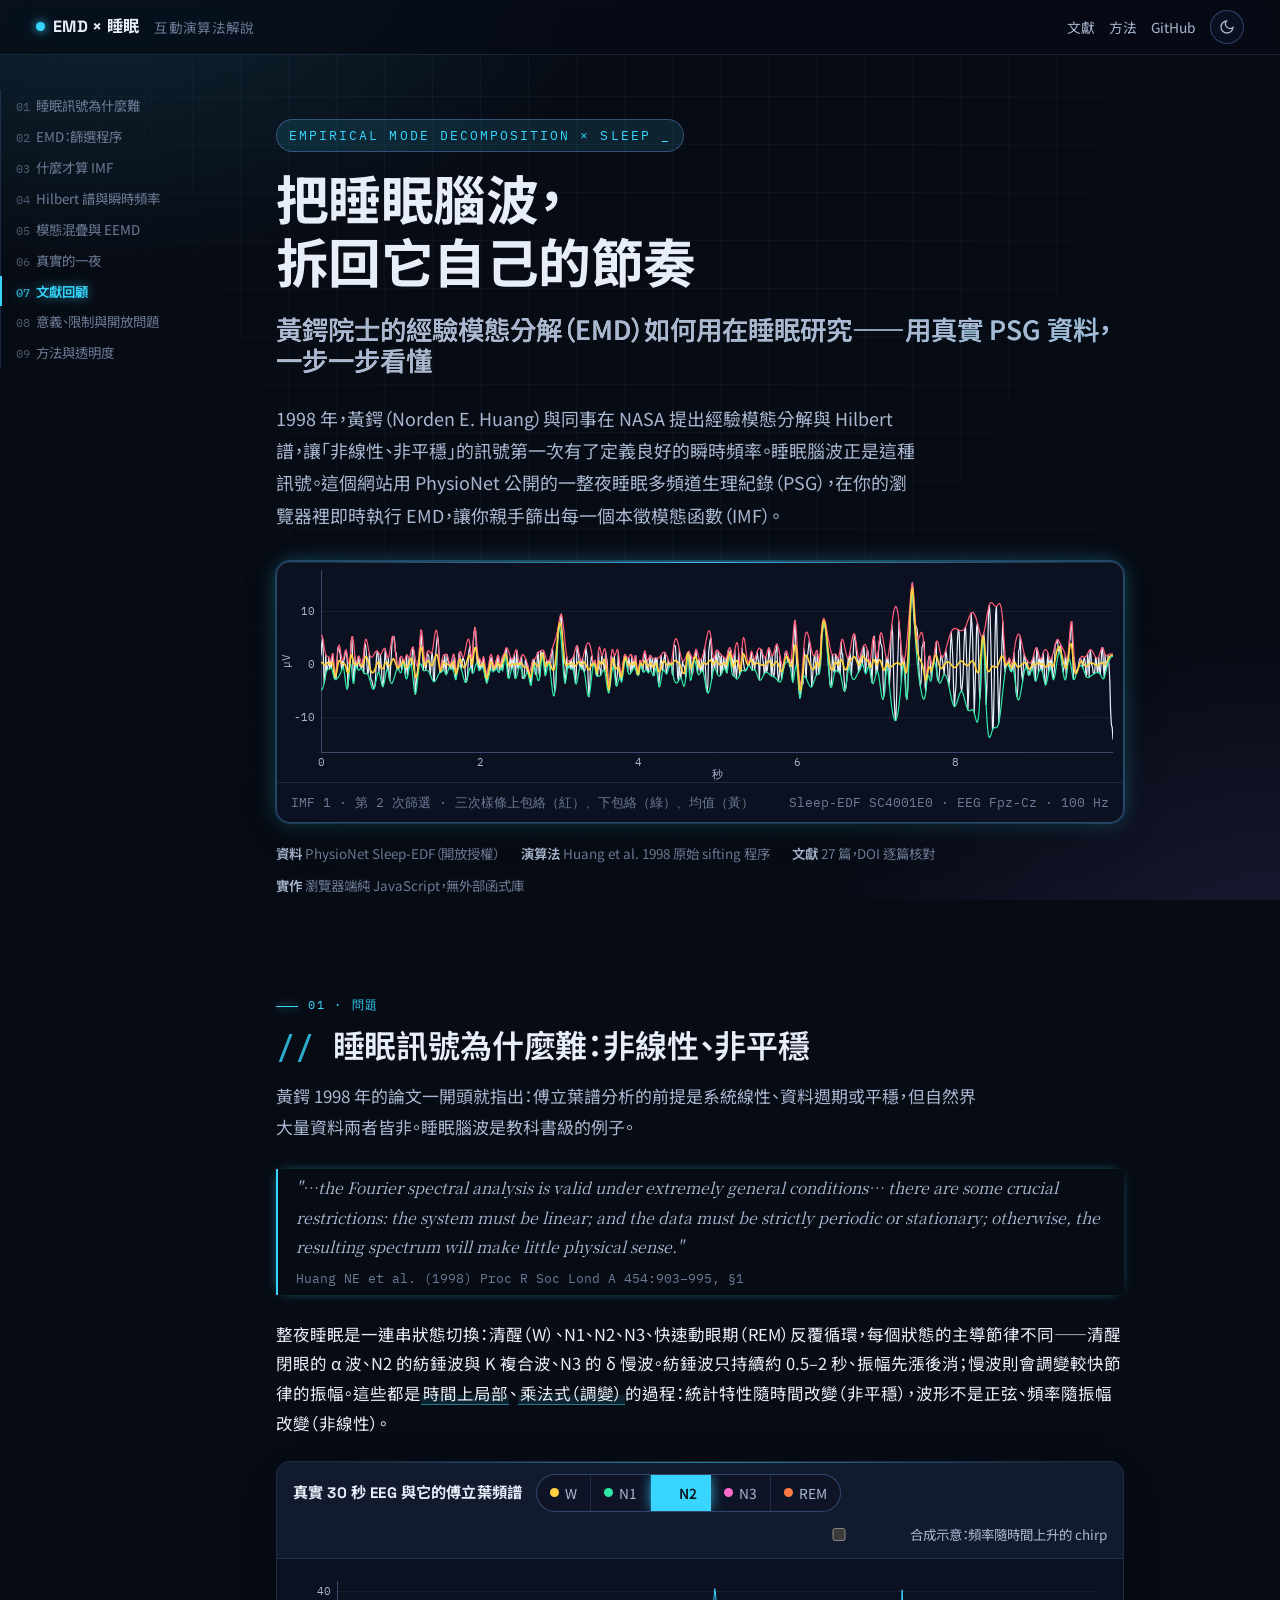
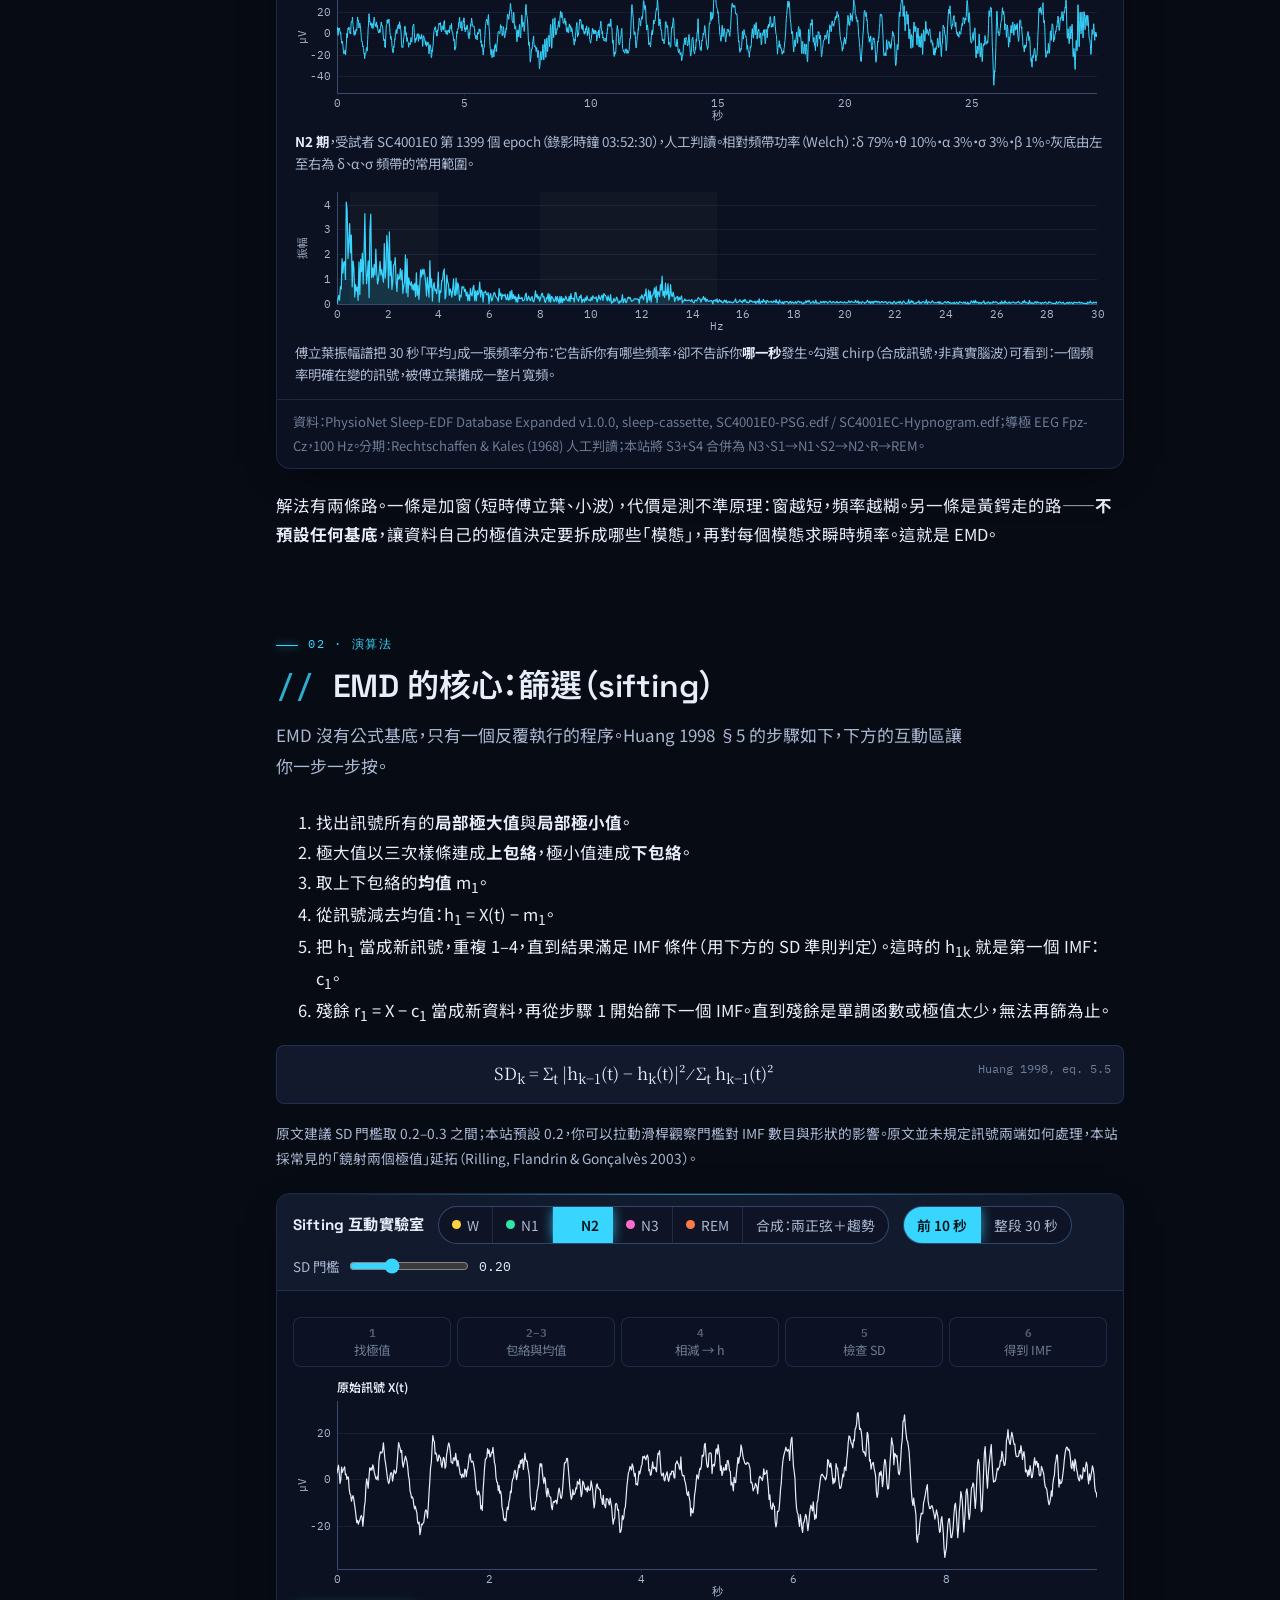
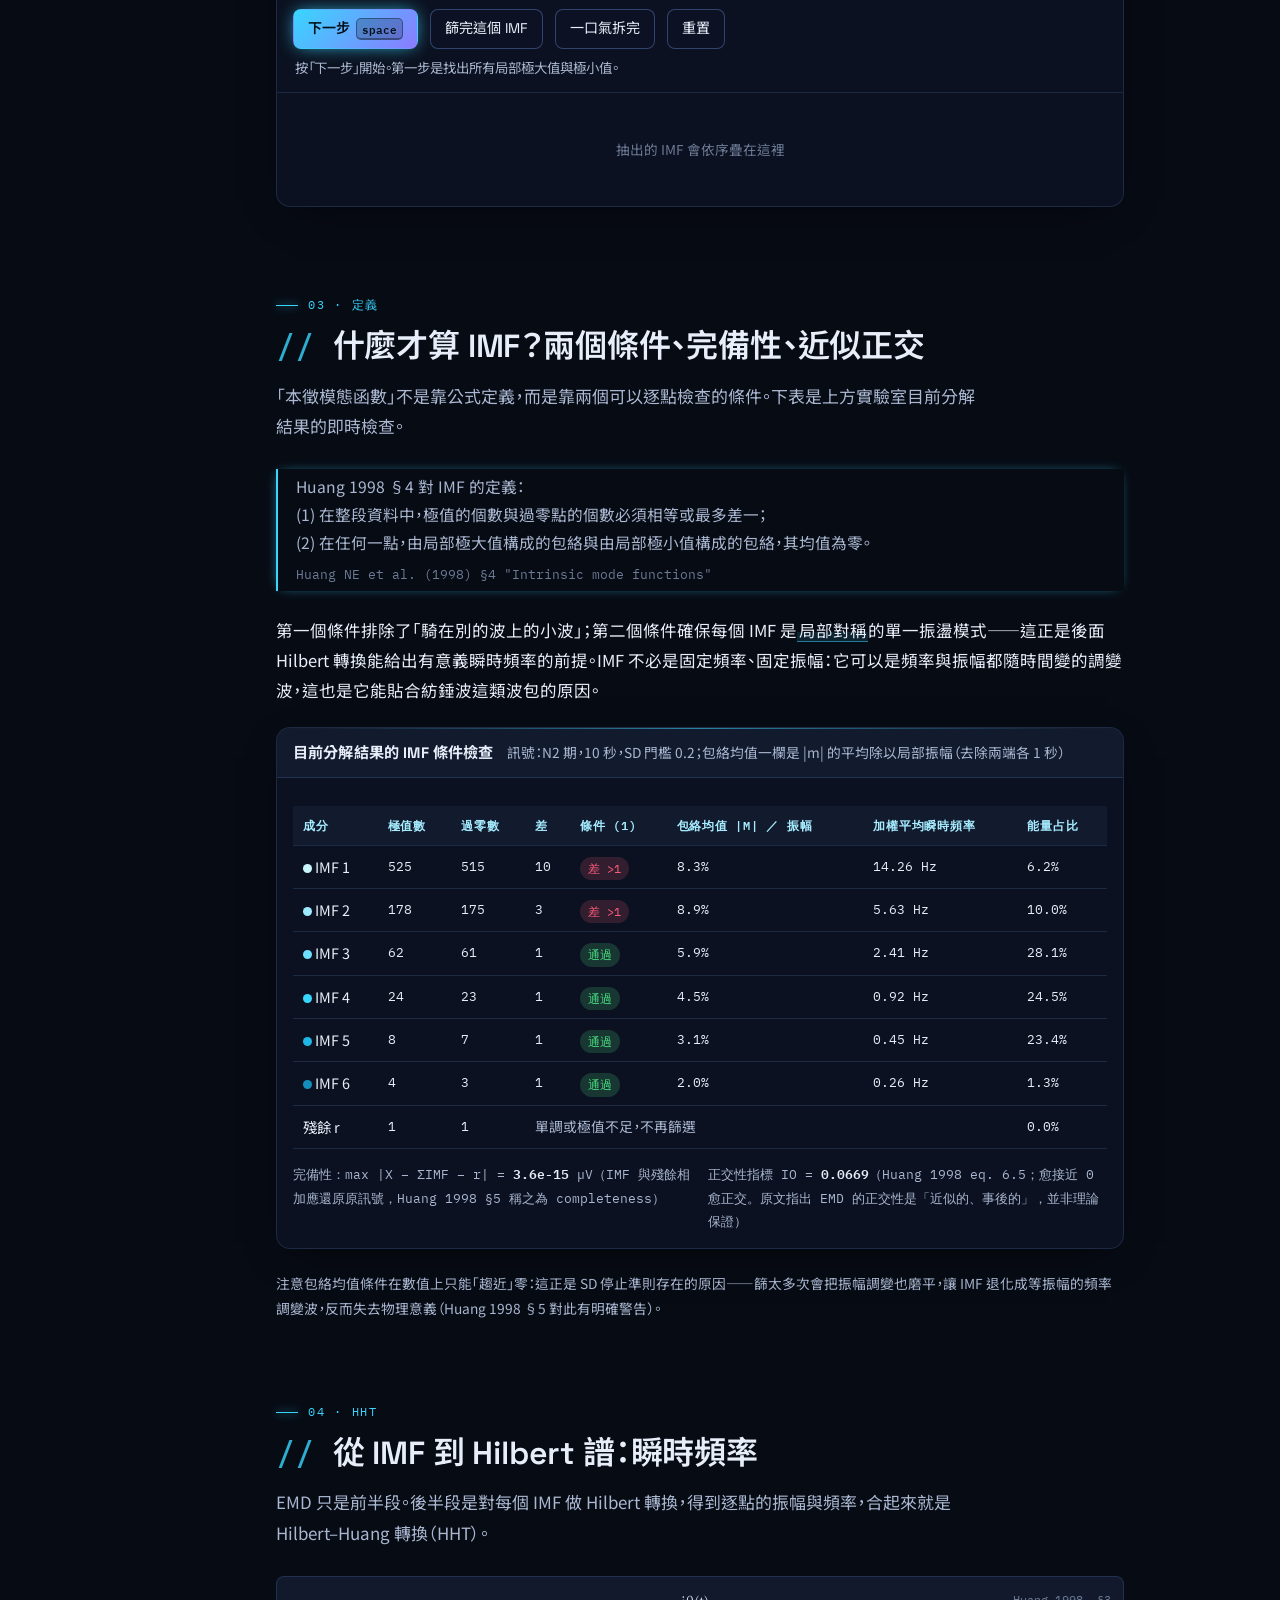
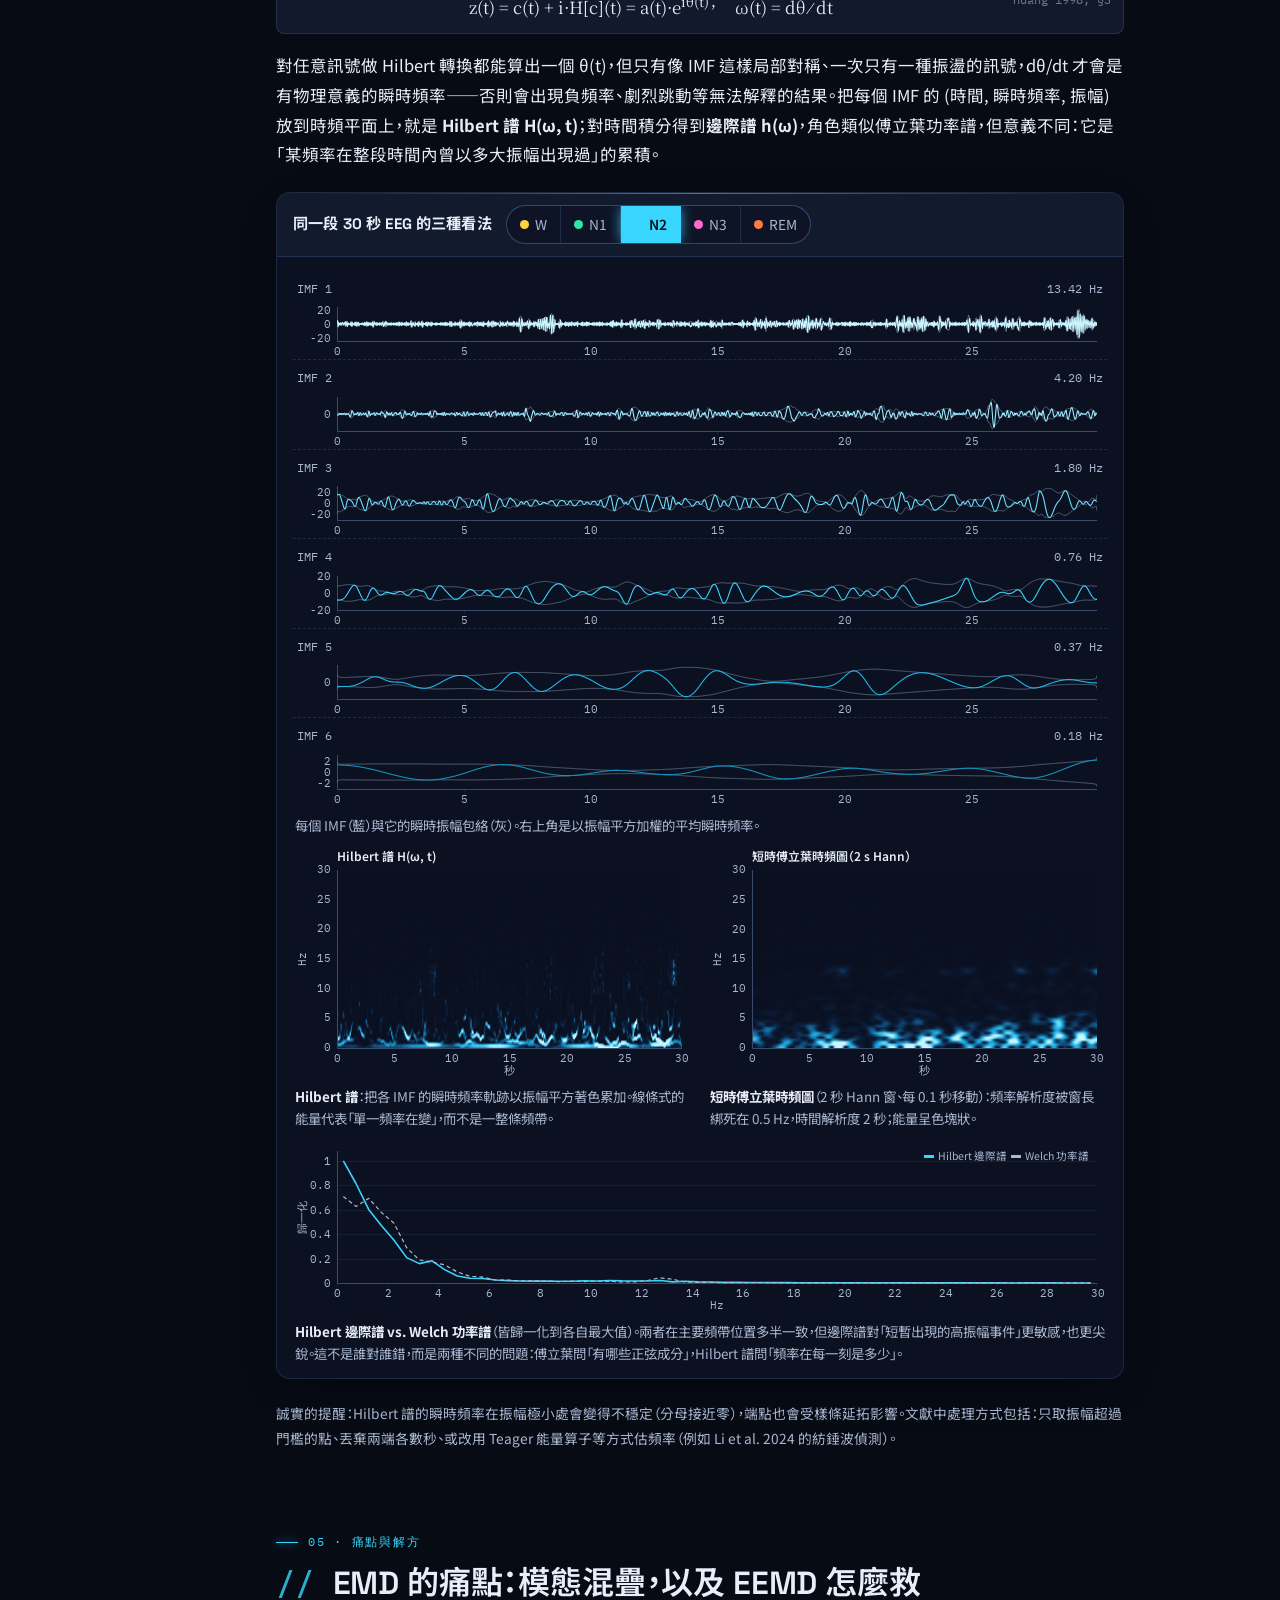
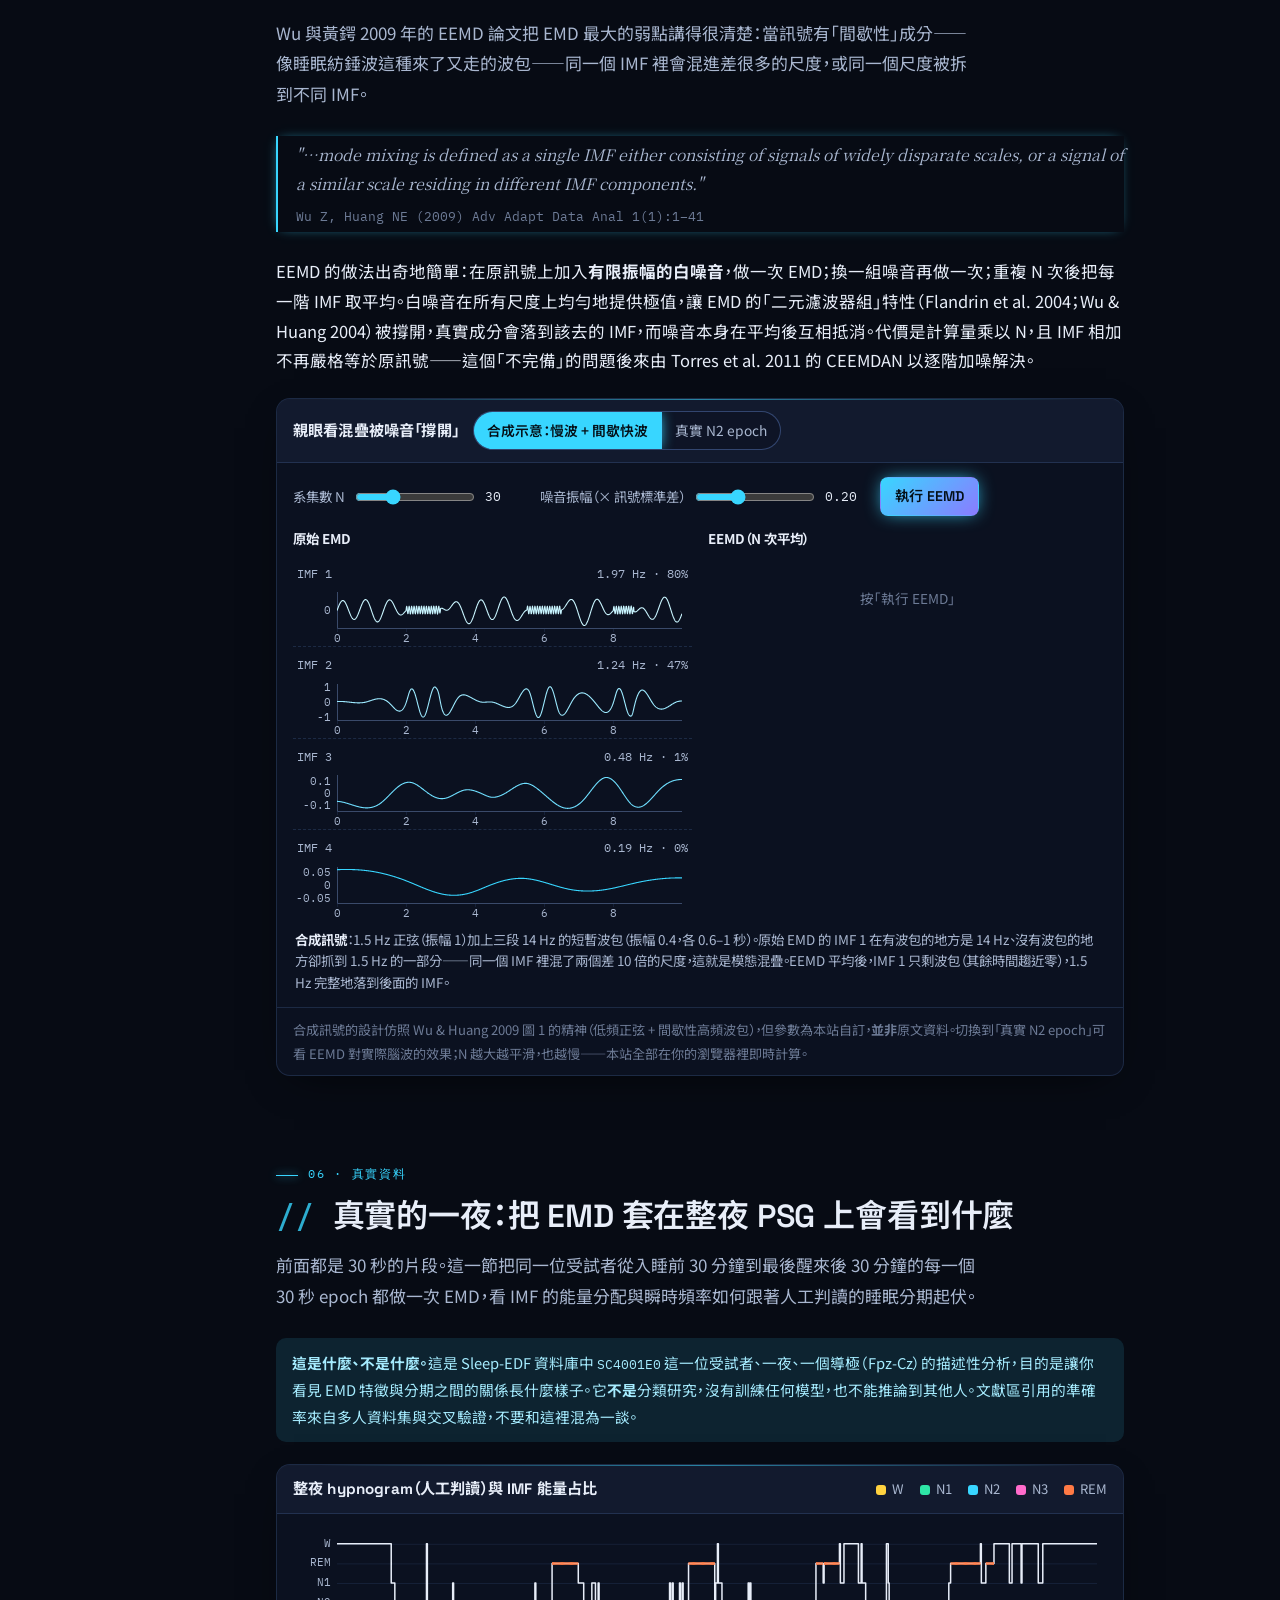
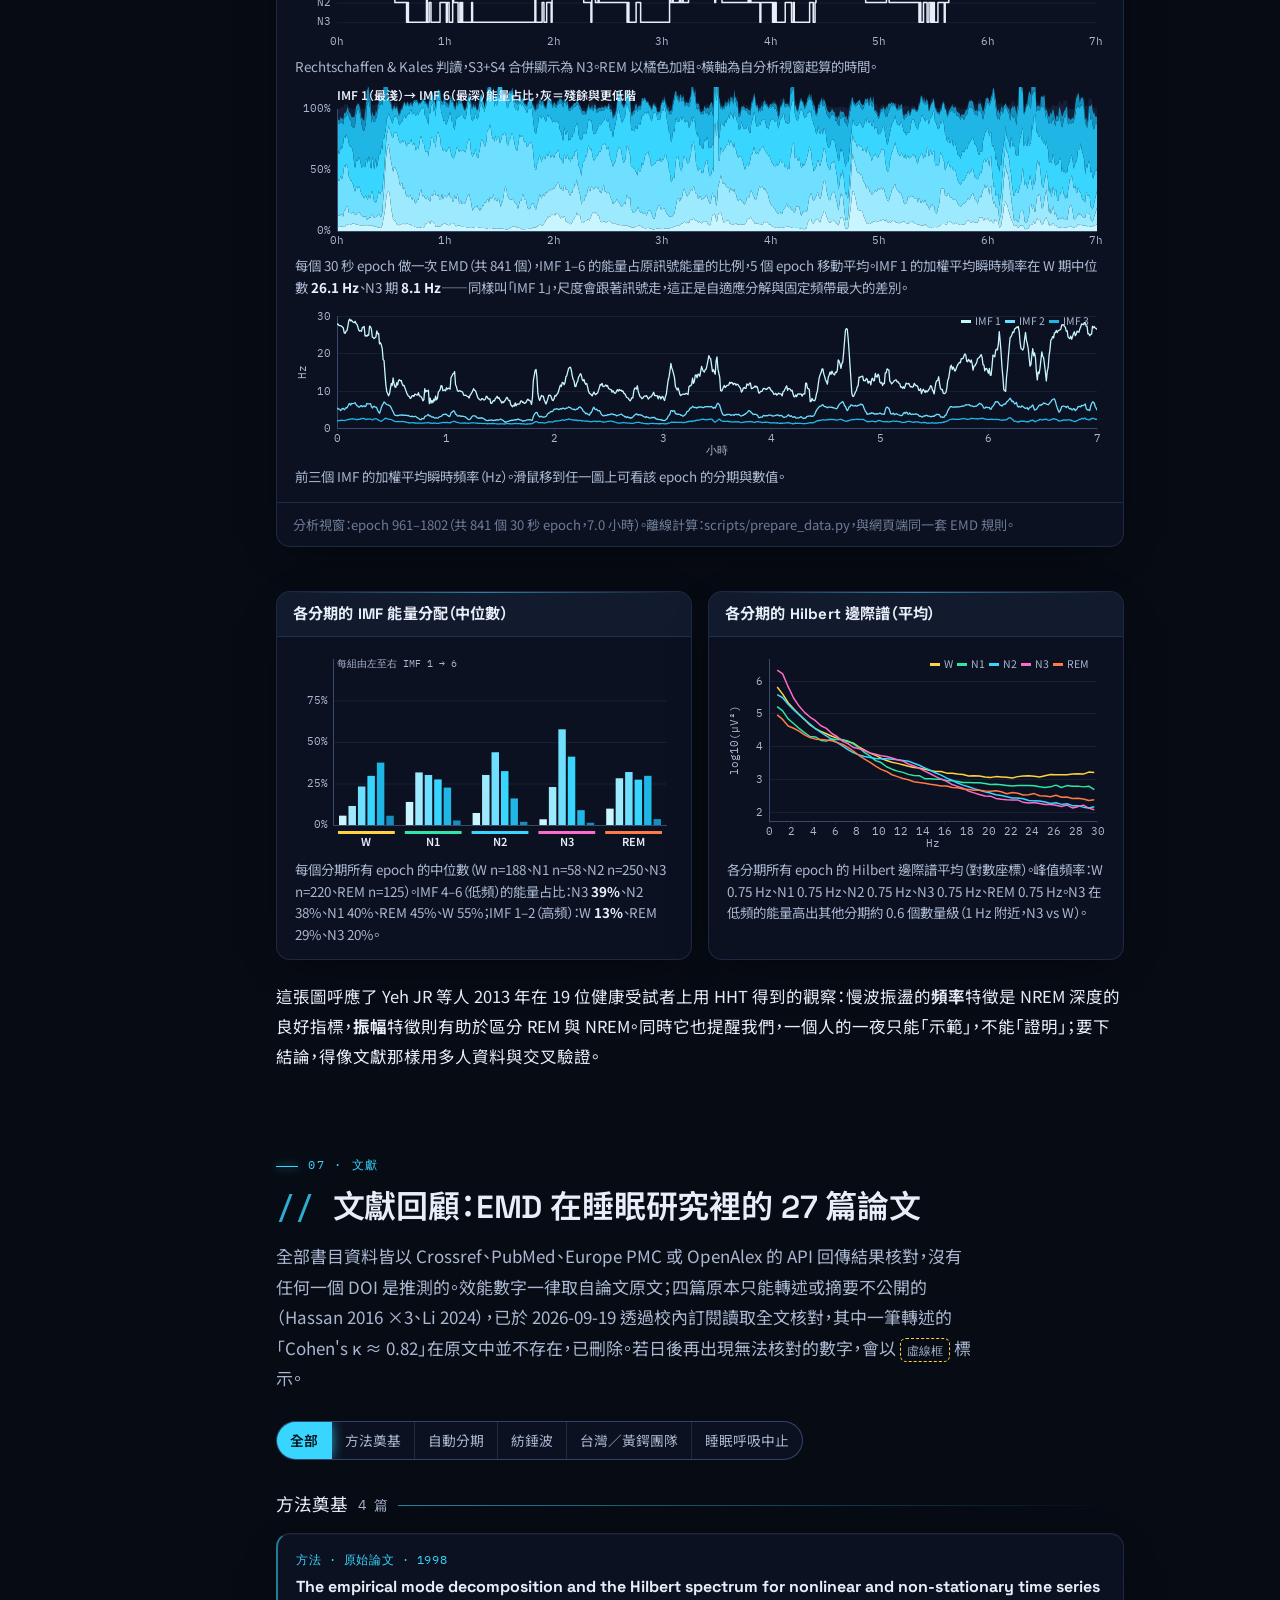
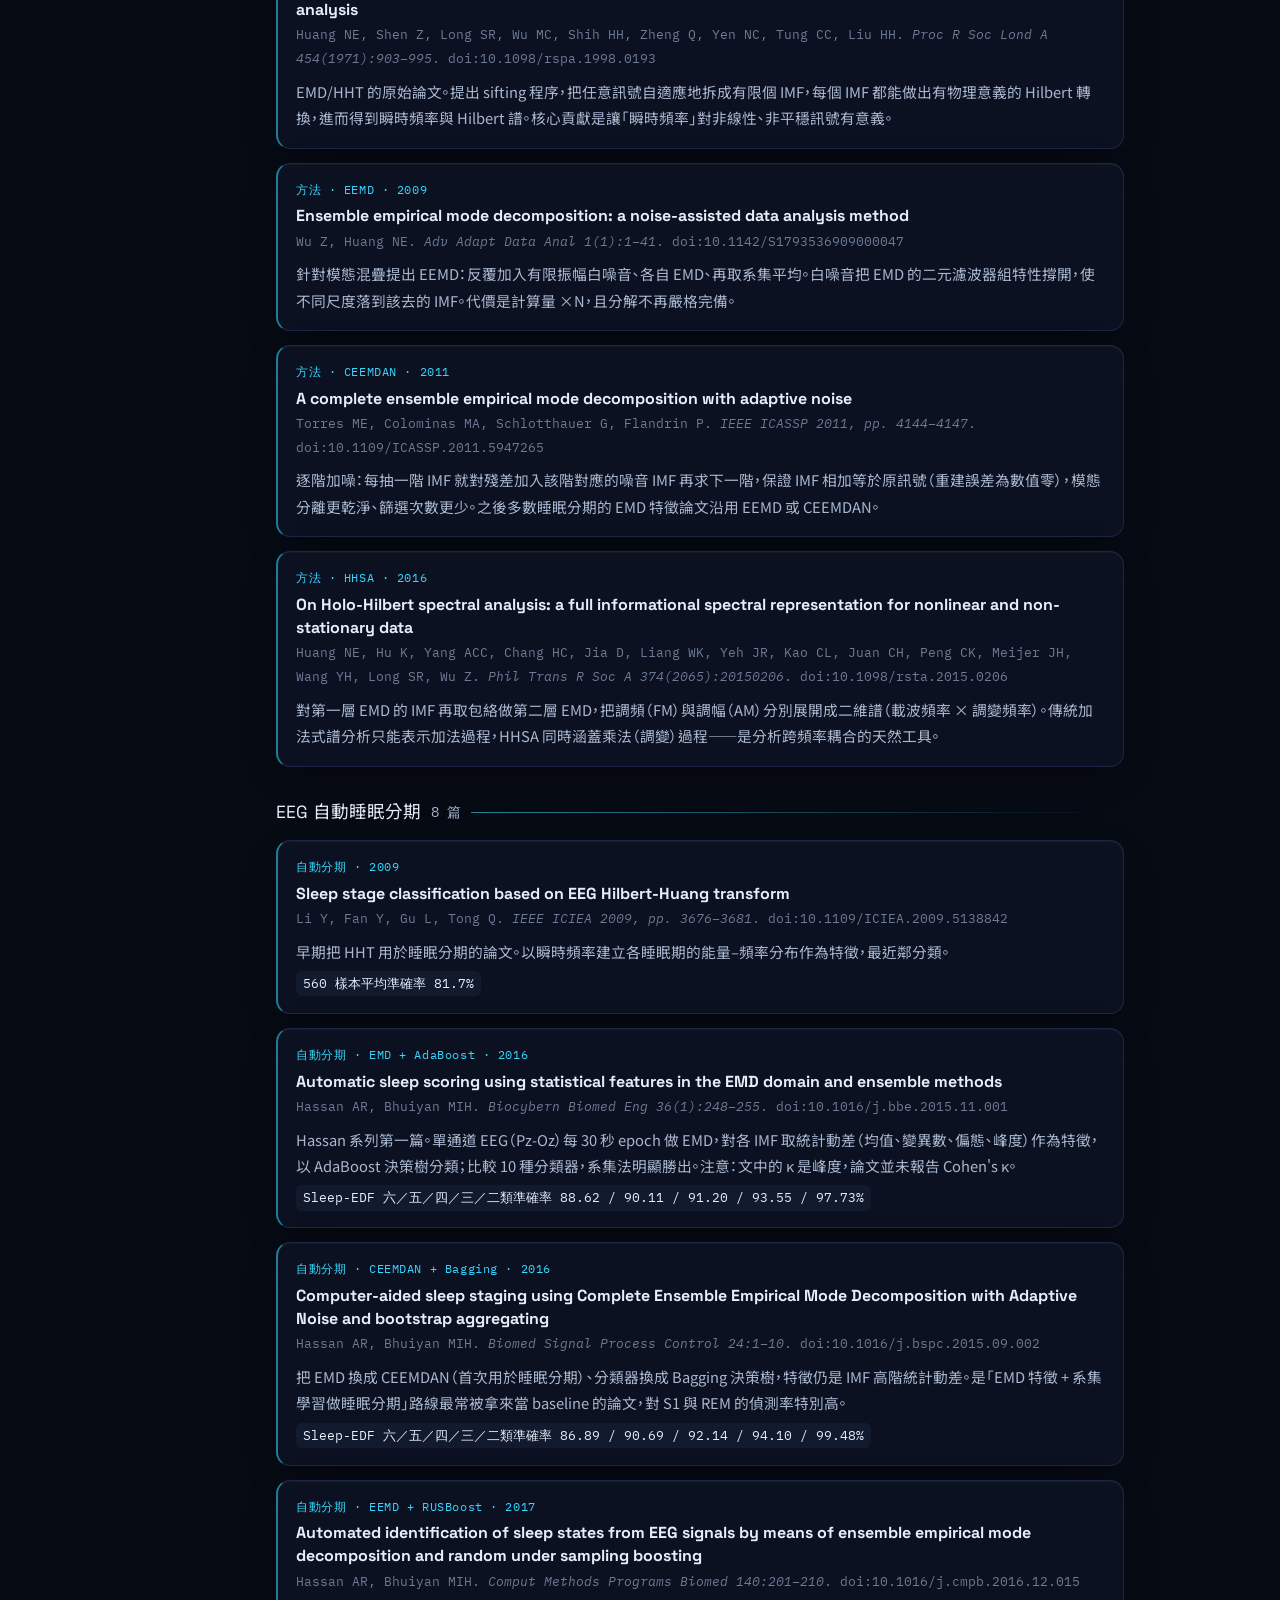
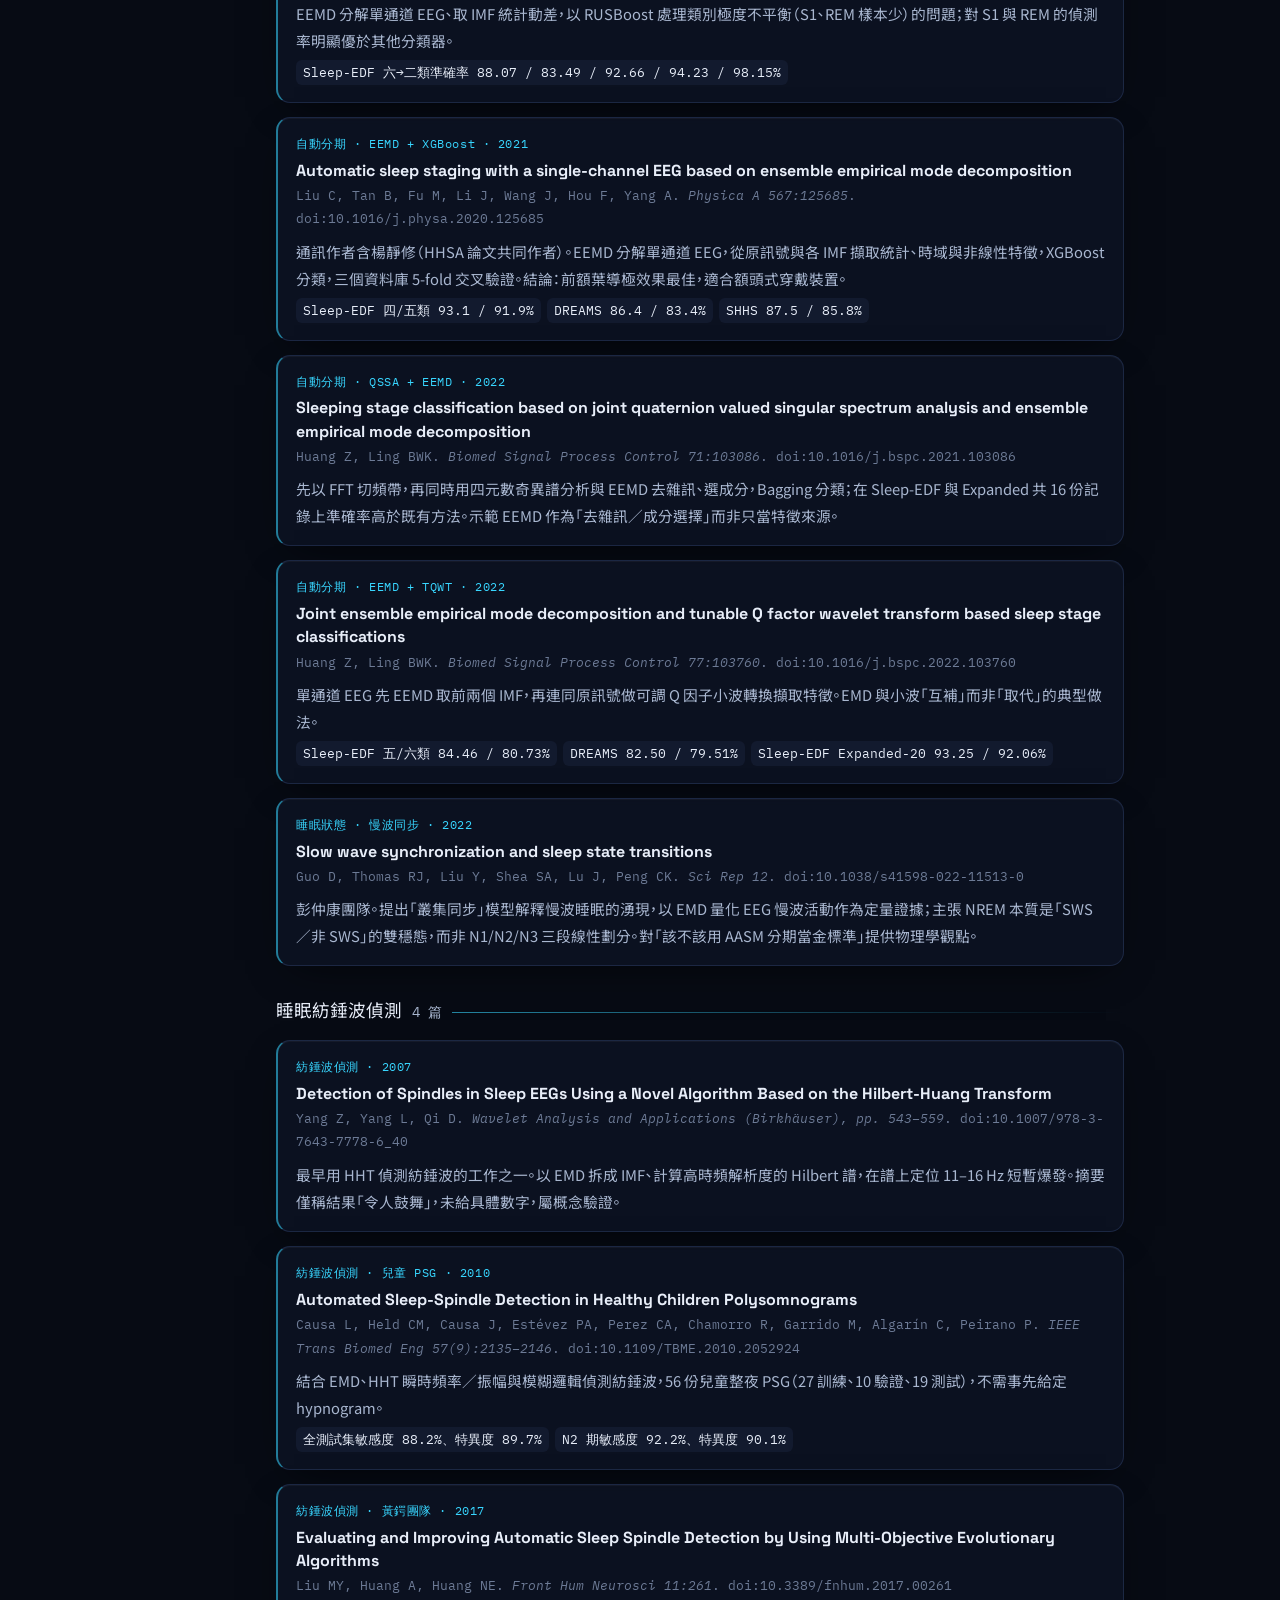
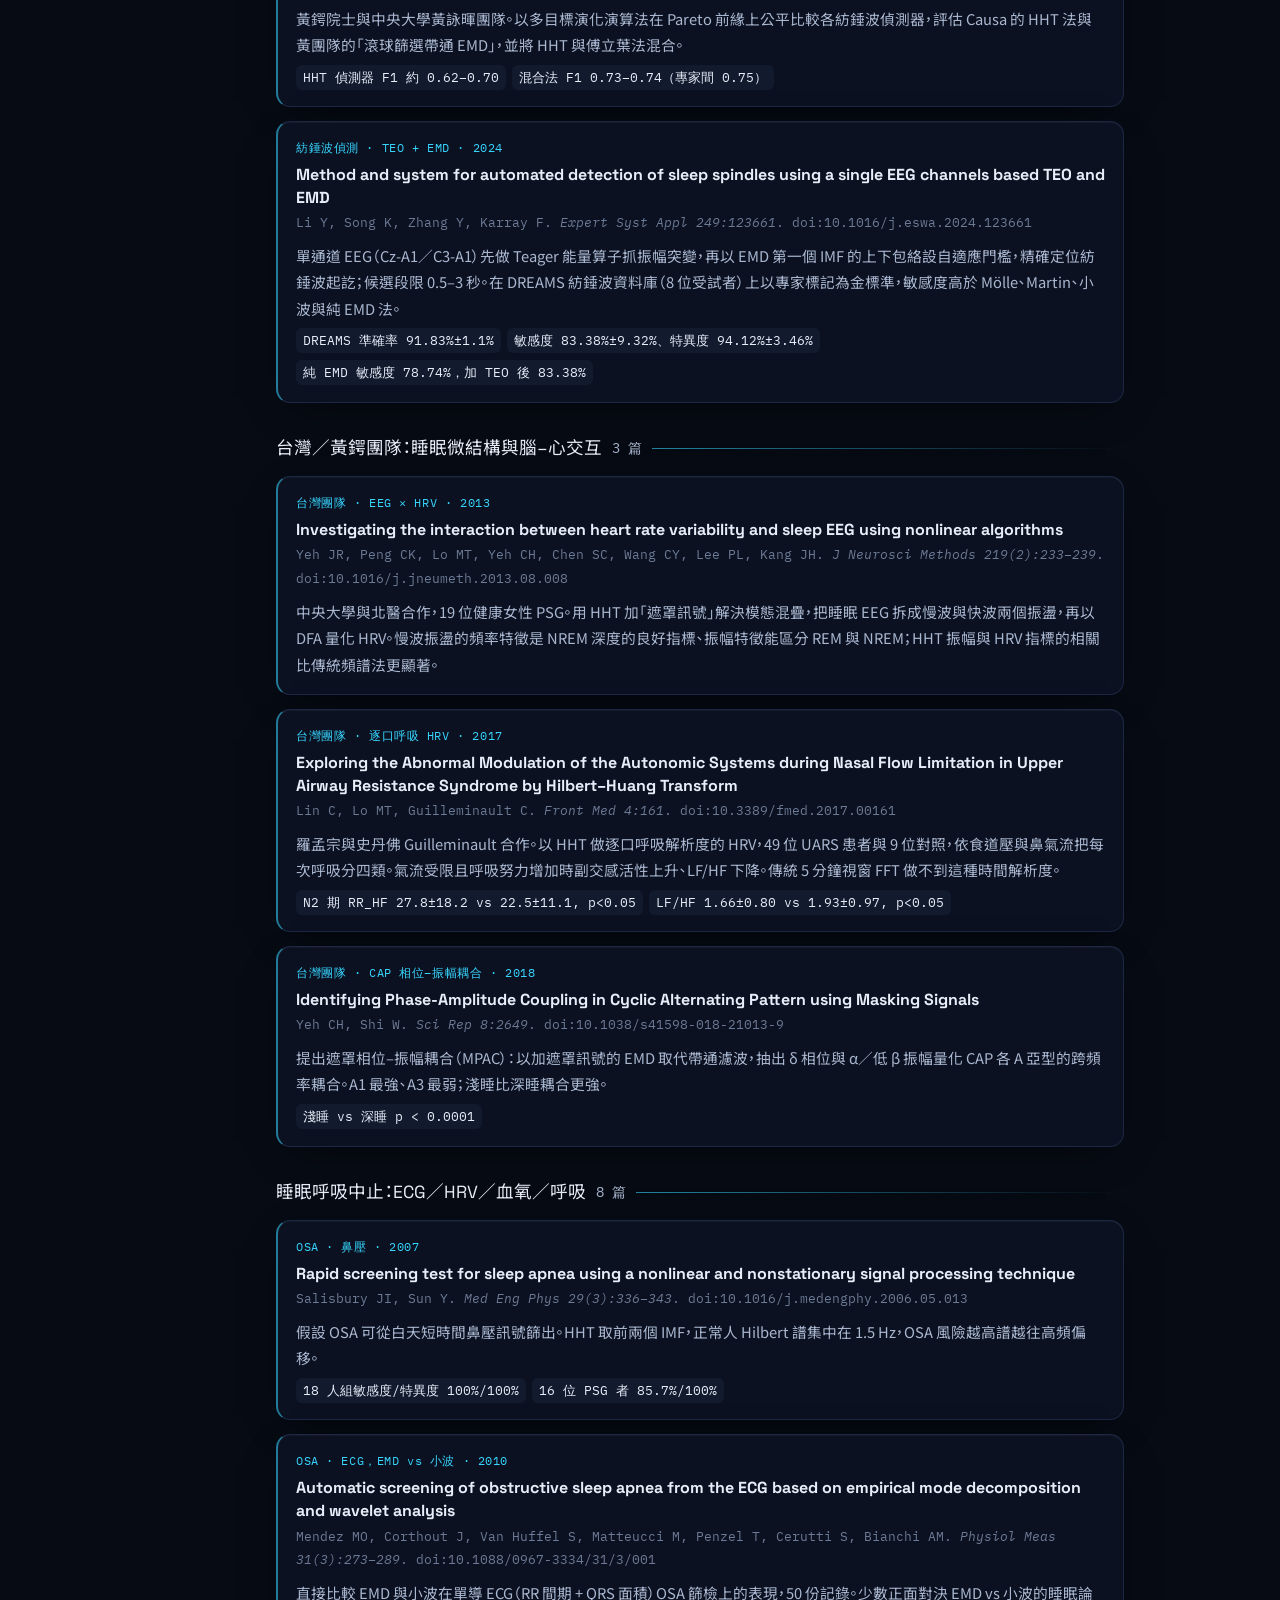
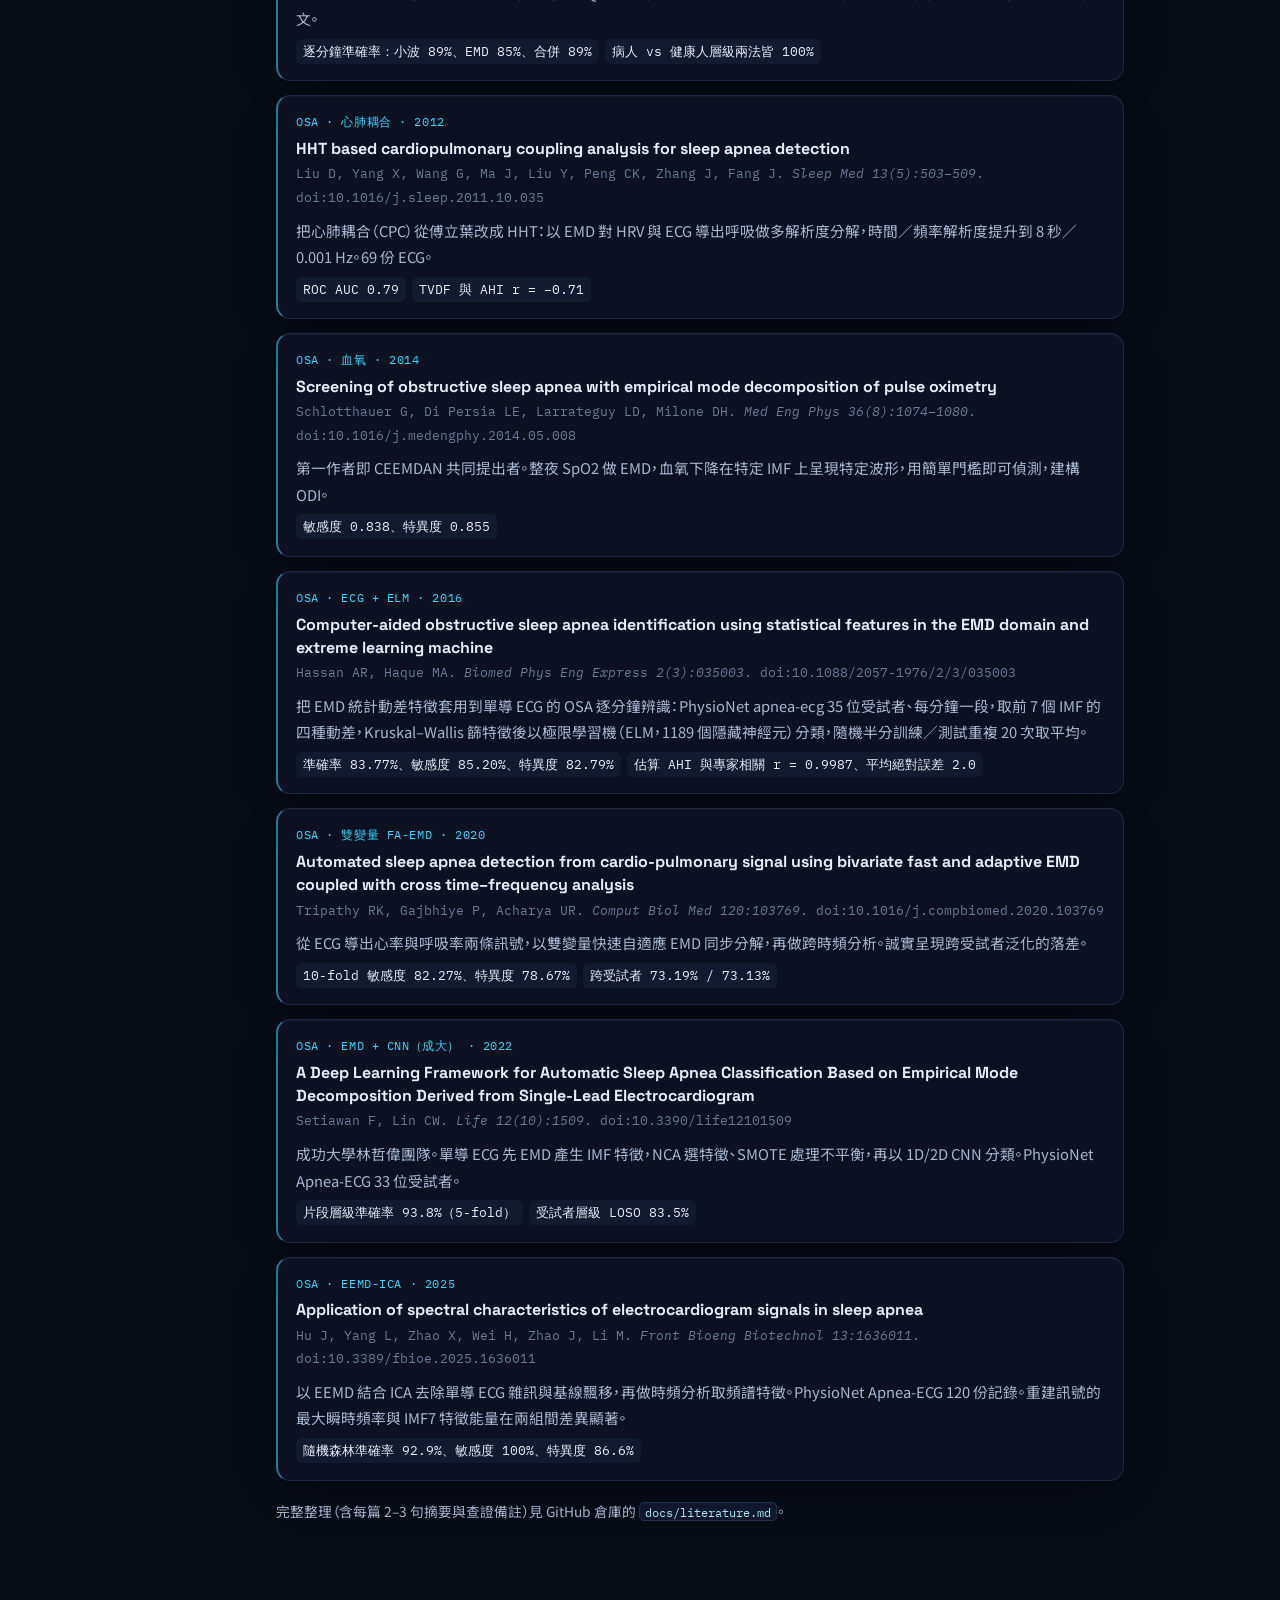
<file: index.html>
<!DOCTYPE html>
<html lang="zh-Hant-TW">
<head>
<meta charset="utf-8">
<meta name="viewport" content="width=device-width, initial-scale=1">
<title>EMD 與睡眠：把腦波拆回它自己的節奏</title>
<meta name="theme-color" content="#070b14">
<meta name="description" content="用真實 PSG 資料，在瀏覽器裡一步步執行黃鍔院士的經驗模態分解（EMD）與 Hilbert–Huang 轉換，解釋它在睡眠研究中的意義。27 篇文獻皆經 DOI 核對。">
<meta property="og:title" content="EMD 與睡眠：把腦波拆回它自己的節奏">
<meta property="og:description" content="互動演算法網站：真實睡眠腦波、逐步 sifting、Hilbert 譜 vs. 時頻圖、EEMD、整夜資料與 27 篇核對過的文獻。">
<link rel="preconnect" href="https://fonts.googleapis.com">
<link rel="preconnect" href="https://fonts.gstatic.com" crossorigin>
<link href="https://fonts.googleapis.com/css2?family=IBM+Plex+Mono:wght@400;500&family=Noto+Sans+TC:wght@400;500;700&family=Noto+Serif+TC:wght@600;700&family=Space+Grotesk:wght@500;600;700&display=swap" rel="stylesheet">
<link rel="stylesheet" href="css/style.css">
<link rel="icon" href="data:image/svg+xml,%3Csvg xmlns='http://www.w3.org/2000/svg' viewBox='0 0 32 32'%3E%3Cpath d='M2 18c4-14 6 14 10 0s6 14 10 0 4 14 8 0' fill='none' stroke='%231c5cab' stroke-width='3' stroke-linecap='round'/%3E%3C/svg%3E">
<script>
  try { const t = localStorage.getItem('theme'); document.documentElement.dataset.theme = (t === 'light') ? 'light' : 'dark'; } catch (e) { document.documentElement.dataset.theme = 'dark'; }
</script>
</head>
<body>

<header class="topbar">
  <div class="inner">
    <div class="brand">EMD × 睡眠 <span>互動演算法解說</span></div>
    <div class="spacer"></div>
    <a class="link" href="#lit">文獻</a>
    <a class="link" href="#method">方法</a>
    <a class="link" id="gh-link" href="https://github.com/chiayumd15/emd-sleep" target="_blank" rel="noopener">GitHub</a>
    <button class="iconbtn" id="theme-toggle" title="切換深淺色" aria-label="切換深淺色">
      <svg width="16" height="16" viewBox="0 0 24 24" fill="none" stroke="currentColor" stroke-width="2" stroke-linecap="round"><path d="M21 12.8A9 9 0 1 1 11.2 3a7 7 0 0 0 9.8 9.8z"/></svg>
    </button>
  </div>
  <div class="progress" id="progress"></div>
</header>

<nav class="toc" aria-label="目錄">
  <ol id="toc"></ol>
</nav>

<main class="container">

<!-- ================= HERO ================= -->
<section class="hero" id="top">
  <div class="eyebrow">Empirical Mode Decomposition × Sleep</div>
  <h1>把睡眠腦波，<br>拆回它自己的節奏
    <span class="sub">黃鍔院士的經驗模態分解（EMD）如何用在睡眠研究——用真實 PSG 資料，一步一步看懂</span>
  </h1>
  <p class="lede">1998 年，黃鍔（Norden E. Huang）與同事在 NASA 提出經驗模態分解與 Hilbert 譜，讓「非線性、非平穩」的訊號第一次有了定義良好的瞬時頻率。睡眠腦波正是這種訊號。這個網站用 PhysioNet 公開的一整夜睡眠多頻道生理紀錄（PSG），在你的瀏覽器裡即時執行 EMD，讓你親手篩出每一個本徵模態函數（IMF）。</p>
  <div class="hero-canvas">
    <canvas id="hero-canvas" aria-label="即時 sifting 動畫"></canvas>
    <div class="cap"><span id="hero-cap">載入真實 EEG 中…</span><span>Sleep-EDF SC4001E0 · EEG Fpz-Cz · 100 Hz</span></div>
  </div>
  <div class="meta">
    <div><b>資料</b> PhysioNet Sleep-EDF（開放授權）</div>
    <div><b>演算法</b> Huang et al. 1998 原始 sifting 程序</div>
    <div><b>文獻</b> 27 篇，DOI 逐篇核對</div>
    <div><b>實作</b> 瀏覽器端純 JavaScript，無外部函式庫</div>
  </div>
</section>

<!-- ================= 1 ================= -->
<section class="chapter fade" id="s1" data-title="睡眠訊號為什麼難">
  <div class="kicker">01 · 問題</div>
  <h2>睡眠訊號為什麼難：非線性、非平穩</h2>
  <p class="intro">黃鍔 1998 年的論文一開頭就指出：傅立葉譜分析的前提是系統線性、資料週期或平穩，但自然界大量資料兩者皆非。睡眠腦波是教科書級的例子。</p>

  <div class="quote"><span class="en">"…the Fourier spectral analysis is valid under extremely general conditions… there are some crucial restrictions: the system must be linear; and the data must be strictly periodic or stationary; otherwise, the resulting spectrum will make little physical sense."</span>
    <span class="src">Huang NE et al. (1998) Proc R Soc Lond A 454:903–995, §1</span></div>

  <p>整夜睡眠是一連串狀態切換：清醒（W）、N1、N2、N3、快速動眼期（REM）反覆循環，每個狀態的主導節律不同——清醒閉眼的 α 波、N2 的紡錘波與 K 複合波、N3 的 δ 慢波。紡錘波只持續約 0.5–2 秒、振幅先漲後消；慢波則會調變較快節律的振幅。這些都是<em>時間上局部</em>、<em>乘法式（調變）</em>的過程：統計特性隨時間改變（非平穩），波形不是正弦、頻率隨振幅改變（非線性）。</p>

  <div class="card pad0">
    <div class="hd">
      <h4>真實 30 秒 EEG 與它的傅立葉頻譜</h4>
      <div class="seg" id="s1-stage" role="group" aria-label="選擇睡眠分期"></div>
      <label class="slider" style="margin-left:auto"><input type="checkbox" id="s1-chirp"> 合成示意：頻率隨時間上升的 chirp</label>
    </div>
    <div class="bd">
      <canvas id="s1-sig" height="150"></canvas>
      <div class="figcap" id="s1-cap"></div>
      <canvas id="s1-spec" height="150" style="margin-top:10px"></canvas>
      <div class="figcap">傅立葉振幅譜把 30 秒「平均」成一張頻率分布：它告訴你有哪些頻率，卻不告訴你<b>哪一秒</b>發生。勾選 chirp（合成訊號，非真實腦波）可看到：一個頻率明確在變的訊號，被傅立葉攤成一整片寬頻。</div>
    </div>
    <div class="ft" id="s1-src"></div>
  </div>

  <p>解法有兩條路。一條是加窗（短時傅立葉、小波），代價是測不準原理：窗越短，頻率越糊。另一條是黃鍔走的路——<strong>不預設任何基底</strong>，讓資料自己的極值決定要拆成哪些「模態」，再對每個模態求瞬時頻率。這就是 EMD。</p>
</section>

<!-- ================= 2 ================= -->
<section class="chapter fade" id="s2" data-title="EMD：篩選程序">
  <div class="kicker">02 · 演算法</div>
  <h2>EMD 的核心：篩選（sifting）</h2>
  <p class="intro">EMD 沒有公式基底，只有一個反覆執行的程序。Huang 1998 §5 的步驟如下，下方的互動區讓你一步一步按。</p>

  <ol>
    <li>找出訊號所有的<strong>局部極大值</strong>與<strong>局部極小值</strong>。</li>
    <li>極大值以三次樣條連成<strong>上包絡</strong>，極小值連成<strong>下包絡</strong>。</li>
    <li>取上下包絡的<strong>均值</strong> m<sub>1</sub>。</li>
    <li>從訊號減去均值：h<sub>1</sub> = X(t) − m<sub>1</sub>。</li>
    <li>把 h<sub>1</sub> 當成新訊號，重複 1–4，直到結果滿足 IMF 條件（用下方的 SD 準則判定）。這時的 h<sub>1k</sub> 就是第一個 IMF：c<sub>1</sub>。</li>
    <li>殘餘 r<sub>1</sub> = X − c<sub>1</sub> 當成新資料，再從步驟 1 開始篩下一個 IMF。直到殘餘是單調函數或極值太少，無法再篩為止。</li>
  </ol>

  <div class="formula"><span class="lbl">Huang 1998, eq. 5.5</span>
    SD<sub>k</sub> = Σ<sub>t</sub> |h<sub>k−1</sub>(t) − h<sub>k</sub>(t)|² ⁄ Σ<sub>t</sub> h<sub>k−1</sub>(t)²
  </div>
  <p class="small">原文建議 SD 門檻取 0.2–0.3 之間；本站預設 0.2，你可以拉動滑桿觀察門檻對 IMF 數目與形狀的影響。原文並未規定訊號兩端如何處理，本站採常見的「鏡射兩個極值」延拓（Rilling, Flandrin &amp; Gonçalvès 2003）。</p>

  <div class="card pad0" id="playground">
    <div class="hd">
      <h4>Sifting 互動實驗室</h4>
      <div class="seg" id="s2-stage" role="group" aria-label="選擇訊號"></div>
      <label class="slider">SD 門檻 <input type="range" id="s2-sd" min="0.05" max="0.5" step="0.05" value="0.2"><span class="v" id="s2-sdv">0.20</span></label>
    </div>
    <div class="bd">
      <div class="steps" id="s2-steps">
        <div class="st" data-k="extrema"><b>1</b>找極值</div>
        <div class="st" data-k="envelope"><b>2–3</b>包絡與均值</div>
        <div class="st" data-k="sift"><b>4</b>相減 → h</div>
        <div class="st" data-k="check"><b>5</b>檢查 SD</div>
        <div class="st" data-k="imf"><b>6</b>得到 IMF</div>
      </div>
      <canvas id="s2-main" height="220"></canvas>
      <div class="controls" style="margin-top:10px">
        <button class="btn primary" id="s2-next">下一步 <kbd>space</kbd></button>
        <button class="btn" id="s2-auto-imf">篩完這個 IMF</button>
        <button class="btn" id="s2-auto-all">一口氣拆完</button>
        <button class="btn" id="s2-reset">重置</button>
        <span class="stat" id="s2-stat"></span>
      </div>
      <div class="figcap" id="s2-explain"></div>
    </div>
    <div class="bd imf-stack" id="s2-stack" style="border-top:1px solid var(--border)"></div>
  </div>
</section>

<!-- ================= 3 ================= -->
<section class="chapter fade" id="s3" data-title="什麼才算 IMF">
  <div class="kicker">03 · 定義</div>
  <h2>什麼才算 IMF？兩個條件、完備性、近似正交</h2>
  <p class="intro">「本徵模態函數」不是靠公式定義，而是靠兩個可以逐點檢查的條件。下表是上方實驗室目前分解結果的即時檢查。</p>

  <div class="quote">Huang 1998 §4 對 IMF 的定義：<br>(1) 在整段資料中，極值的個數與過零點的個數必須相等或最多差一；<br>(2) 在任何一點，由局部極大值構成的包絡與由局部極小值構成的包絡，其均值為零。
    <span class="src">Huang NE et al. (1998) §4 "Intrinsic mode functions"</span></div>

  <p>第一個條件排除了「騎在別的波上的小波」；第二個條件確保每個 IMF 是<em>局部對稱</em>的單一振盪模式——這正是後面 Hilbert 轉換能給出有意義瞬時頻率的前提。IMF 不必是固定頻率、固定振幅：它可以是頻率與振幅都隨時間變的調變波，這也是它能貼合紡錘波這類波包的原因。</p>

  <div class="card pad0">
    <div class="hd"><h4>目前分解結果的 IMF 條件檢查</h4><span class="small" id="s3-which"></span></div>
    <div class="bd" style="overflow-x:auto">
      <table class="tbl" id="s3-table"><thead><tr><th>成分</th><th>極值數</th><th>過零數</th><th>差</th><th>條件 (1)</th><th>包絡均值 |m| ／ 振幅</th><th>加權平均瞬時頻率</th><th>能量占比</th></tr></thead><tbody></tbody></table>
      <div class="row two" style="margin-top:6px">
        <div class="stat">完備性：max |X − ΣIMF − r| = <b id="s3-recon">—</b> µV（IMF 與殘餘相加應還原原訊號，Huang 1998 §5 稱之為 completeness）</div>
        <div class="stat">正交性指標 IO = <b id="s3-io">—</b>（Huang 1998 eq. 6.5；愈接近 0 愈正交。原文指出 EMD 的正交性是「近似的、事後的」，並非理論保證）</div>
      </div>
    </div>
  </div>
  <p class="small">注意包絡均值條件在數值上只能「趨近」零：這正是 SD 停止準則存在的原因——篩太多次會把振幅調變也磨平，讓 IMF 退化成等振幅的頻率調變波，反而失去物理意義（Huang 1998 §5 對此有明確警告）。</p>
</section>

<!-- ================= 4 ================= -->
<section class="chapter fade" id="s4" data-title="Hilbert 譜與瞬時頻率">
  <div class="kicker">04 · HHT</div>
  <h2>從 IMF 到 Hilbert 譜：瞬時頻率</h2>
  <p class="intro">EMD 只是前半段。後半段是對每個 IMF 做 Hilbert 轉換，得到逐點的振幅與頻率，合起來就是 Hilbert–Huang 轉換（HHT）。</p>

  <div class="formula"><span class="lbl">Huang 1998, §3</span>
    z(t) = c(t) + i·H[c](t) = a(t)·e<sup>iθ(t)</sup>，　ω(t) = dθ ⁄ dt
  </div>
  <p>對任意訊號做 Hilbert 轉換都能算出一個 θ(t)，但只有像 IMF 這樣局部對稱、一次只有一種振盪的訊號，dθ/dt 才會是有物理意義的瞬時頻率——否則會出現負頻率、劇烈跳動等無法解釋的結果。把每個 IMF 的 (時間, 瞬時頻率, 振幅) 放到時頻平面上，就是 <strong>Hilbert 譜 H(ω, t)</strong>；對時間積分得到<strong>邊際譜 h(ω)</strong>，角色類似傅立葉功率譜，但意義不同：它是「某頻率在整段時間內曾以多大振幅出現過」的累積。</p>

  <div class="card pad0">
    <div class="hd"><h4>同一段 30 秒 EEG 的三種看法</h4><div class="seg" id="s4-stage" role="group"></div></div>
    <div class="bd">
      <div id="s4-imfs" class="imf-stack"></div>
      <div class="figcap" style="margin-bottom:12px">每個 IMF（藍）與它的瞬時振幅包絡（灰）。右上角是以振幅平方加權的平均瞬時頻率。</div>
      <div class="row two">
        <div><canvas id="s4-hs" height="230"></canvas><div class="figcap"><b>Hilbert 譜</b>：把各 IMF 的瞬時頻率軌跡以振幅平方著色累加。線條式的能量代表「單一頻率在變」，而不是一整條頻帶。</div></div>
        <div><canvas id="s4-stft" height="230"></canvas><div class="figcap"><b>短時傅立葉時頻圖</b>（2 秒 Hann 窗、每 0.1 秒移動）：頻率解析度被窗長綁死在 0.5 Hz，時間解析度 2 秒；能量呈色塊狀。</div></div>
      </div>
      <canvas id="s4-marg" height="170" style="margin-top:14px"></canvas>
      <div class="figcap"><b>Hilbert 邊際譜 vs. Welch 功率譜</b>（皆歸一化到各自最大值）。兩者在主要頻帶位置多半一致，但邊際譜對「短暫出現的高振幅事件」更敏感，也更尖銳。這不是誰對誰錯，而是兩種不同的問題：傅立葉問「有哪些正弦成分」，Hilbert 譜問「頻率在每一刻是多少」。</div>
    </div>
  </div>
  <p class="small">誠實的提醒：Hilbert 譜的瞬時頻率在振幅極小處會變得不穩定（分母接近零），端點也會受樣條延拓影響。文獻中處理方式包括：只取振幅超過門檻的點、丟棄兩端各數秒、或改用 Teager 能量算子等方式估頻率（例如 Li et al. 2024 的紡錘波偵測）。</p>
</section>

<!-- ================= 5 ================= -->
<section class="chapter fade" id="s5" data-title="模態混疊與 EEMD">
  <div class="kicker">05 · 痛點與解方</div>
  <h2>EMD 的痛點：模態混疊，以及 EEMD 怎麼救</h2>
  <p class="intro">Wu 與黃鍔 2009 年的 EEMD 論文把 EMD 最大的弱點講得很清楚：當訊號有「間歇性」成分——像睡眠紡錘波這種來了又走的波包——同一個 IMF 裡會混進差很多的尺度，或同一個尺度被拆到不同 IMF。</p>

  <div class="quote"><span class="en">"…mode mixing is defined as a single IMF either consisting of signals of widely disparate scales, or a signal of a similar scale residing in different IMF components."</span>
    <span class="src">Wu Z, Huang NE (2009) Adv Adapt Data Anal 1(1):1–41</span></div>

  <p>EEMD 的做法出奇地簡單：在原訊號上加入<strong>有限振幅的白噪音</strong>，做一次 EMD；換一組噪音再做一次；重複 N 次後把每一階 IMF 取平均。白噪音在所有尺度上均勻地提供極值，讓 EMD 的「二元濾波器組」特性（Flandrin et al. 2004；Wu &amp; Huang 2004）被撐開，真實成分會落到該去的 IMF，而噪音本身在平均後互相抵消。代價是計算量乘以 N，且 IMF 相加不再嚴格等於原訊號——這個「不完備」的問題後來由 Torres et al. 2011 的 CEEMDAN 以逐階加噪解決。</p>

  <div class="card pad0">
    <div class="hd">
      <h4>親眼看混疊被噪音「撐開」</h4>
      <div class="seg" id="s5-src" role="group"><button class="active" data-v="synth">合成示意：慢波 + 間歇快波</button><button data-v="N2">真實 N2 epoch</button></div>
    </div>
    <div class="bd">
      <div class="controls">
        <label class="slider">系集數 N <input type="range" id="s5-n" min="1" max="100" step="1" value="30"><span class="v" id="s5-nv">30</span></label>
        <label class="slider">噪音振幅（× 訊號標準差）<input type="range" id="s5-eps" min="0" max="0.6" step="0.05" value="0.2"><span class="v" id="s5-epsv">0.20</span></label>
        <button class="btn primary" id="s5-run">執行 EEMD</button>
        <span class="stat" id="s5-stat"></span>
      </div>
      <div class="row two" style="margin-top:12px">
        <div><div class="figcap" style="margin:0 0 6px"><b>原始 EMD</b></div><div id="s5-emd" class="imf-stack"></div></div>
        <div><div class="figcap" style="margin:0 0 6px"><b>EEMD（N 次平均）</b></div><div id="s5-eemd" class="imf-stack"></div></div>
      </div>
      <div class="figcap" id="s5-cap"></div>
    </div>
    <div class="ft">合成訊號的設計仿照 Wu &amp; Huang 2009 圖 1 的精神（低頻正弦 + 間歇性高頻波包），但參數為本站自訂，<b>並非</b>原文資料。切換到「真實 N2 epoch」可看 EEMD 對實際腦波的效果；N 越大越平滑，也越慢——本站全部在你的瀏覽器裡即時計算。</div>
  </div>
</section>

<!-- ================= 6 ================= -->
<section class="chapter fade" id="s6" data-title="真實的一夜">
  <div class="kicker">06 · 真實資料</div>
  <h2>真實的一夜：把 EMD 套在整夜 PSG 上會看到什麼</h2>
  <p class="intro">前面都是 30 秒的片段。這一節把同一位受試者從入睡前 30 分鐘到最後醒來後 30 分鐘的每一個 30 秒 epoch 都做一次 EMD，看 IMF 的能量分配與瞬時頻率如何跟著人工判讀的睡眠分期起伏。</p>

  <div class="note"><b>這是什麼、不是什麼。</b>這是 Sleep-EDF 資料庫中 <span class="mono">SC4001E0</span> 這一位受試者、一夜、一個導極（Fpz-Cz）的描述性分析，目的是讓你看見 EMD 特徵與分期之間的關係長什麼樣子。它<b>不是</b>分類研究，沒有訓練任何模型，也不能推論到其他人。文獻區引用的準確率來自多人資料集與交叉驗證，不要和這裡混為一談。</div>

  <div class="card pad0">
    <div class="hd"><h4>整夜 hypnogram（人工判讀）與 IMF 能量占比</h4>
      <div class="stage-legend" style="margin-left:auto"><span style="--c:var(--st-W)">W</span><span style="--c:var(--st-N1)">N1</span><span style="--c:var(--st-N2)">N2</span><span style="--c:var(--st-N3)">N3</span><span style="--c:var(--st-REM)">REM</span></div>
    </div>
    <div class="bd">
      <canvas id="s6-hyp" height="120"></canvas>
      <div class="figcap" style="margin-bottom:10px">Rechtschaffen &amp; Kales 判讀，S3+S4 合併顯示為 N3。REM 以橘色加粗。橫軸為自分析視窗起算的時間。</div>
      <canvas id="s6-energy" height="160"></canvas>
      <div class="figcap" id="s6-energy-cap" style="margin-bottom:10px"></div>
      <canvas id="s6-freq" height="150"></canvas>
      <div class="figcap">前三個 IMF 的加權平均瞬時頻率（Hz）。滑鼠移到任一圖上可看該 epoch 的分期與數值。</div>
    </div>
    <div class="ft" id="s6-src"></div>
  </div>

  <div class="row two">
    <div class="card pad0">
      <div class="hd"><h4>各分期的 IMF 能量分配（中位數）</h4></div>
      <div class="bd"><canvas id="s6-bars" height="200"></canvas><div class="figcap" id="s6-bars-cap"></div></div>
    </div>
    <div class="card pad0">
      <div class="hd"><h4>各分期的 Hilbert 邊際譜（平均）</h4></div>
      <div class="bd"><canvas id="s6-marg" height="200"></canvas><div class="figcap" id="s6-marg-cap"></div></div>
    </div>
  </div>

  <p>這張圖呼應了 Yeh JR 等人 2013 年在 19 位健康受試者上用 HHT 得到的觀察：慢波振盪的<strong>頻率</strong>特徵是 NREM 深度的良好指標，<strong>振幅</strong>特徵則有助於區分 REM 與 NREM。同時它也提醒我們，一個人的一夜只能「示範」，不能「證明」；要下結論，得像文獻那樣用多人資料與交叉驗證。</p>
</section>

<!-- ================= 7 ================= -->
<section class="chapter fade" id="lit" data-title="文獻回顧">
  <div class="kicker">07 · 文獻</div>
  <h2>文獻回顧：EMD 在睡眠研究裡的 27 篇論文</h2>
  <p class="intro">全部書目資料皆以 Crossref、PubMed、Europe PMC 或 OpenAlex 的 API 回傳結果核對，沒有任何一個 DOI 是推測的。效能數字一律取自論文原文；四篇原本只能轉述或摘要不公開的（Hassan 2016 ×3、Li 2024），已於 2026-09-19 透過校內訂閱讀取全文核對，其中一筆轉述的「Cohen's κ ≈ 0.82」在原文中並不存在，已刪除。若日後再出現無法核對的數字，會以<span class="num flag" style="display:inline-block;font-family:var(--font-mono);font-size:.78rem;border:1px dashed var(--series-4);padding:0 6px;border-radius:6px;margin:0 4px">虛線框</span>標示。</p>
  <div class="controls" style="margin-bottom:6px">
    <div class="seg" id="lit-filter" role="group">
      <button class="active" data-v="all">全部</button>
      <button data-v="method">方法奠基</button>
      <button data-v="staging">自動分期</button>
      <button data-v="spindle">紡錘波</button>
      <button data-v="tw">台灣／黃鍔團隊</button>
      <button data-v="osa">睡眠呼吸中止</button>
    </div>
  </div>
  <div id="papers"></div>
  <p class="small" style="margin-top:18px">完整整理（含每篇 2–3 句摘要與查證備註）見 GitHub 倉庫的 <code>docs/literature.md</code>。</p>
</section>

<!-- ================= 8 ================= -->
<section class="chapter fade" id="s8" data-title="意義、限制與開放問題">
  <div class="kicker">08 · 所以呢</div>
  <h2>意義、限制，以及仍然開放的問題</h2>

  <h3>EMD 為什麼適合睡眠訊號</h3>
  <ul>
    <li><strong>不預設基底。</strong>傅立葉假設全域正弦、小波要先選母小波；EMD 的模態由資料本身的極值決定，非正弦波形不會被硬拆成一堆諧波（Huang 1998）。</li>
    <li><strong>瞬時頻率有意義。</strong>因此能做到「逐口呼吸」解析度的 HRV（Lin, Lo &amp; Guilleminault 2017），或 8 秒／0.001 Hz 的心肺耦合（Liu et al. 2012）——這是固定視窗的傅立葉做不到的。</li>
    <li><strong>對局部事件敏感。</strong>血氧下降（Schlotthauer et al. 2014）、紡錘波（Causa et al. 2010）這類暫態會落在特定 IMF，不必事先設計濾波器。</li>
    <li><strong>天然的多尺度分解。</strong>IMF 由高頻到低頻排列，對白噪音近似二元濾波器組，因此 IMF 的統計動差可以直接當分期特徵（Hassan &amp; Bhuiyan 2016、2017；Liu et al. 2021）。</li>
  </ul>

  <h3>EMD 的限制（文獻與本站實作都遇到的）</h3>
  <ul>
    <li><strong>模態混疊。</strong>第 5 節示範過；EEMD、CEEMDAN、遮罩訊號（Yeh et al. 2013）、滾球篩選（Liu, Huang &amp; Huang 2017）都是為此而生。</li>
    <li><strong>端點效應。</strong>樣條在兩端沒有極值可依附，會發散並向內污染；對 30 秒 epoch 影響不小。本站用鏡射延拓，但這是實作選擇，不是理論解。</li>
    <li><strong>計算量。</strong>EMD 無閉式解；EEMD 再乘上系集數。你在第 5 節把 N 拉到 100 時應該已經感覺到了。</li>
    <li><strong>可重現性。</strong>停止準則、包絡插值、端點處理、噪音振幅都會改變 IMF 的數目與內容。第 2 節的 SD 滑桿就是活生生的例子——同一段資料，門檻從 0.2 改成 0.05，IMF 會不一樣。</li>
    <li><strong>缺乏嚴格理論。</strong>沒有唯一性與收斂性證明；IMF 的生理意義要事後對應，不像 δ/θ/α 頻帶有既定定義。</li>
  </ul>

  <h3>方法演進一覽</h3>
  <table class="tbl">
    <thead><tr><th>方法</th><th>年份</th><th>解決的問題</th><th>代價</th></tr></thead>
    <tbody>
      <tr><td>EMD（Huang et al.）</td><td class="mono">1998</td><td>讓非線性非平穩訊號有可用的瞬時頻率</td><td>模態混疊、端點效應、無理論保證</td></tr>
      <tr><td>EEMD（Wu &amp; Huang）</td><td class="mono">2009</td><td>白噪音系集抑制模態混疊</td><td>計算量 ×N、不完備、殘留噪音</td></tr>
      <tr><td>CEEMDAN（Torres et al.）</td><td class="mono">2011</td><td>逐階加噪，恢復完備、減少篩選次數</td><td>仍需系集、仍有端點效應</td></tr>
      <tr><td>HHSA（Huang et al.）</td><td class="mono">2016</td><td>對 IMF 包絡再做 EMD，把調幅（AM）與調頻（FM）分開，處理乘法式的調變過程</td><td>計算量再翻倍、結果維度高</td></tr>
    </tbody>
  </table>

  <div class="warn"><b>一個查證後的空白。</b>截至 2026 年 9 月 19 日、在本站的查證範圍內，我們<b>沒有找到</b>以 Holo-Hilbert 譜分析（HHSA）直接分析睡眠 EEG（例如慢波–紡錘波耦合、CAP）並發表於期刊的論文；HHSA 的生醫應用目前集中在麻醉、聽覺穩態反應與認知退化。Yeh &amp; Shi 2018 用遮罩 EMD 做 CAP 的相位–振幅耦合，是最接近的一步。這可能是查證的遺漏，也可能是真的缺口。</div>

  <h3>仍然開放的問題</h3>
  <p class="small">以下幾個問題，在本站查證的文獻範圍內沒有明確共識，或答案會直接影響方法怎麼用。</p>
  <div class="faq">
    <details><summary>HHSA 把 AM 與 FM 分開展開，在睡眠上最該先拿來看什麼？</summary><div class="a">慢波（0.5–2 Hz）調變紡錘波（11–16 Hz）振幅，是 NREM 記憶固化研究的核心現象；它是乘法式過程，理論上正是 HHSA 的主場。目前的 PAC 研究多用帶通濾波加 Hilbert，濾波器邊界是人為決定的。</div></details>
    <details><summary>停止準則與端點處理有沒有「建議標準」？</summary><div class="a">Huang 1998 給的是 SD 0.2–0.3 的經驗範圍；後來也有 S-number 準則等。不同實作結果不同，跨研究比較因此困難；這是 EMD 至今最常被批評的一點。</div></details>
    <details><summary>EEMD 的系集數與噪音振幅要怎麼選？</summary><div class="a">Wu &amp; Huang 2009 給了噪音振幅約 0.2 倍標準差、系集數數百的經驗值，並推導系集誤差 ∝ ε/√N。但整夜多導 PSG 的計算成本是否還能接受，文獻少有實測。</div></details>
    <details><summary>單導額頭 EEG 加 EMD 特徵，離「居家睡眠分期」還有多遠？</summary><div class="a">Liu et al. 2021 在三個資料庫上得到前額導極最好的結果。這對穿戴式裝置與自製腦波儀是好消息，但跨受試者的泛化（Tripathy 2020 顯示 subject-specific 驗證會掉 10 個百分點）仍是問題。</div></details>
    <details><summary>Guo 等人 2022 用 EMD 主張 NREM 是「SWS / 非 SWS」雙穩態，而不是 N1/N2/N3 三段。</summary><div class="a">若此說成立，AASM 分期作為金標準的地位就會被質疑；那麼 EMD 特徵做「自動分期」時，究竟該去逼近人工分期，還是該去發現資料本身的狀態結構？</div></details>
  </div>
</section>

<!-- ================= 9 ================= -->
<section class="chapter fade" id="method" data-title="方法與透明度">
  <div class="kicker">09 · 方法與透明度</div>
  <h2>資料、參數與驗證</h2>

  <h3>資料</h3>
  <table class="tbl" id="method-data">
    <tbody>
      <tr><th>來源</th><td>PhysioNet Sleep-EDF Database Expanded v1.0.0，sleep-cassette 子集，檔案 <span class="mono">SC4001E0-PSG.edf</span> 與 <span class="mono">SC4001EC-Hypnogram.edf</span>（Kemp et al. 2000；Goldberger et al. 2000）。授權：Open Data Commons Attribution License v1.0。</td></tr>
      <tr><th>導極與取樣</th><td>EEG Fpz-Cz，100 Hz，單位 µV。分期為 Rechtschaffen &amp; Kales 人工判讀；本站將 S1→N1、S2→N2、S3+S4→N3、R→REM。</td></tr>
      <tr><th>代表性 epoch 的選法</th><td>每個分期只從「≥3 個 epoch 的連續段」中央挑選，且相對頻帶功率最接近該分期所有 epoch 的中位數（W 在前 10% 候選中偏好 α 較高者、N2 偏好 σ 較高者，以利肉眼辨識）。排除峰對峰 &gt;400 µV 或標準差 &lt;2 µV 的 epoch。程式：<span class="mono">scripts/prepare_data.py</span>。</td></tr>
      <tr><th>選中的 epoch</th><td id="method-epochs">載入中…</td></tr>
    </tbody>
  </table>

  <h3>演算法參數</h3>
  <table class="tbl">
    <tbody>
      <tr><th>停止準則</th><td>SD &lt; 0.2（Huang 1998 eq. 5.5，建議 0.2–0.3），單一 IMF 最多篩 50 次；最多抽 10 個 IMF，或殘餘極值少於 3 個即停。</td></tr>
      <tr><th>包絡</th><td>自然三次樣條；兩端各鏡射 2 個極值延拓（Rilling et al. 2003 的常見作法）。</td></tr>
      <tr><th>Hilbert 轉換</th><td>FFT 法（任意長度以 Bluestein 演算法）；瞬時頻率為解相位纏繞後的中央差分；平均瞬時頻率以振幅平方加權。</td></tr>
      <tr><th>EEMD</th><td>高斯白噪音，標準差 = ε × 訊號標準差，各次 EMD 後逐階平均（Wu &amp; Huang 2009）。</td></tr>
      <tr><th>對照組</th><td>STFT：2 秒 Hann 窗、0.1 秒步進、256 點 FFT。Welch：256 點 Hann、50% 重疊。</td></tr>
      <tr><th>實作</th><td>網頁端 <span class="mono">site/js/dsp.js</span>（純 JavaScript，無外部函式庫）；離線整夜分析 <span class="mono">scripts/prepare_data.py</span>（NumPy／SciPy）。兩者遵循同一套規則。</td></tr>
      <tr><th>交叉驗證</th><td id="method-xcheck">見 GitHub 倉庫 <span class="mono">docs/validation.md</span>。</td></tr>
    </tbody>
  </table>

  <h3>幾個方法上的取捨</h3>
  <p class="small">這個網站有幾處可以走捷徑而沒有走。以下說明為什麼。</p>
  <ol class="small" style="line-height:1.9">
    <li><strong>示範資料用真實訊號，不用合成。</strong>用正弦波疊出「像 N2 的訊號」會簡單得多，但要解釋一個「讓資料自己說話」的演算法，卻餵它人造資料，說服力不足。這裡改用 PhysioNet 公開的整夜 PSG，並把挑選 epoch 的規則寫成程式、公開參數。合成訊號只留在兩處概念示意（chirp、間歇快波），且都明確標示。</li>
    <li><strong>有多少證據說多少話。</strong>27 篇文獻逐篇以 Crossref／PubMed API 核對 DOI；效能數字一律回到論文原文，查不到全文的先標「待確認」而不是拿掉或美化，之後再逐一補讀核實。這個流程真的抓到一個長期被轉述的錯誤：Hassan 2016 常被引用的「Cohen's κ ≈ 0.82」，原文中的 κ 其實是峰度（kurtosis），該文並未報告 Cohen's κ。</li>
    <li><strong>演算法以原文為準。</strong>SD 停止準則、IMF 的兩個條件、正交性指標都回到 Huang 1998 的章節與式號；原文沒有規定的部分（例如端點處理）明說是實作選擇，不假裝是標準。</li>
    <li><strong>把限制做成可以親手操作的東西。</strong>與其用文字寫「EMD 有可重現性問題」，不如給一個 SD 滑桿，讓人自己拉出不同的分解結果；與其描述「模態混疊」，不如讓人看著噪音把混在一起的尺度撐開。</li>
    <li><strong>整夜資料只做描述，不做分類。</strong>用一個人一夜的資料訓練分類器沒有統計意義，還容易讓人以為看到了泛化能力。所以第 6 節只呈現特徵與分期的關係，並在顯眼處寫明它不是什麼。</li>
    <li><strong>承認查證後的空白。</strong>沒找到 HHSA 直接用於睡眠 EEG 的期刊論文，就寫「沒找到」，並把它列為開放問題，而不是含糊帶過或硬湊一篇相近的充數。</li>
  </ol>

  <h3>關於黃鍔院士（僅列可查證事實）</h3>
  <p class="small">黃鍔（Norden E. Huang，1937–），臺灣大學畢業，約翰霍普金斯大學流體力學博士。1998 年在 NASA 任職期間與同事發表 EMD 與 Hilbert 譜，NASA 將此方法命名為 Hilbert–Huang 轉換。2000 年獲選美國國家工程院院士，2004 年獲選中央研究院院士，2006 年自 NASA 退休後返臺任國立中央大學講座教授，主持數據分析方法研究中心。（來源：英文與中文維基百科「Norden E. Huang／黃鍔」條目，2026-09-19 查閱；原始論文作者單位。）</p>
</section>

</main>

<footer>
  <div class="container">
    <div class="cols">
      <div>
        <div style="font-family:var(--font-serif);font-weight:700;color:var(--text-primary);margin-bottom:6px">EMD × 睡眠：互動演算法解說</div>
        <div>作者：<span id="author">K Lab</span>・國立陽明交通大學・2026 年 9 月</div>
        <div style="margin-top:6px">原始碼：<a id="gh-link2" href="https://github.com/chiayumd15/emd-sleep" target="_blank" rel="noopener">github.com/chiayumd15/emd-sleep</a>・以 Claude Code 協作完成，所有內容經人工核對。</div>
      </div>
      <div>
        <div style="font-weight:600;color:var(--text-primary);margin-bottom:4px">資料引用</div>
        <div class="small">Kemp B, Zwinderman AH, Tuk B, Kamphuisen HAC, Oberyé JJL. Analysis of a sleep-dependent neuronal feedback loop: the slow-wave microcontinuity of the EEG. <i>IEEE Trans Biomed Eng</i> 2000;47(9):1185–1194. <a href="https://doi.org/10.1109/10.867928" target="_blank" rel="noopener">doi:10.1109/10.867928</a></div>
        <div class="small" style="margin-top:6px">Goldberger AL, et al. PhysioBank, PhysioToolkit, and PhysioNet. <i>Circulation</i> 2000;101(23):e215–e220. <a href="https://doi.org/10.1161/01.CIR.101.23.e215" target="_blank" rel="noopener">doi:10.1161/01.CIR.101.23.e215</a></div>
        <div class="small" style="margin-top:6px">資料集頁面：<a href="https://physionet.org/content/sleep-edfx/1.0.0/" target="_blank" rel="noopener">physionet.org/content/sleep-edfx/1.0.0</a></div>
      </div>
    </div>
  </div>
</footer>

<script type="module" src="js/app.js"></script>
</body>
</html>
</file>
<file: css/style.css>
/* ============ Tokens（Tech 主題：預設深色）============ */
:root {
  color-scheme: dark;
  --font-sans: "Noto Sans TC", "Inter", system-ui, -apple-system, "PingFang TC", sans-serif;
  --font-display: "Space Grotesk", "Noto Sans TC", "PingFang TC", system-ui, sans-serif;
  --font-serif: "Noto Serif TC", "Source Han Serif TC", Georgia, serif;
  --font-mono: "IBM Plex Mono", ui-monospace, SFMono-Regular, Menlo, monospace;

  --bg: #070b14;
  --bg-glow-1: rgba(56, 214, 255, .16);
  --bg-glow-2: rgba(139, 123, 255, .14);
  --bg-grid: rgba(120, 170, 255, .055);
  --surface-1: rgba(14, 20, 36, .78);
  --surface-2: rgba(20, 29, 50, .85);
  --surface-3: #1a2540;
  --border: rgba(120, 165, 255, .16);
  --border-strong: rgba(120, 165, 255, .34);
  --text-primary: #e8eef9;
  --text-secondary: #a9b7d0;
  --text-muted: #6d7b96;
  --grid: rgba(120, 165, 255, .10);
  --axis: #3a4a6a;
  --accent: #38d6ff;
  --accent-2: #8b7bff;
  --accent-soft: rgba(56, 214, 255, .12);
  --accent-ink: #a6ecff;
  --glow: 0 0 0 1px rgba(56, 214, 255, .25), 0 0 24px -4px rgba(56, 214, 255, .45);

  --series-1: #38d6ff; /* cyan */
  --series-2: #ff7a45; /* orange */
  --series-3: #2ee6a6; /* mint */
  --series-4: #ffd23f; /* yellow */
  --series-5: #ff6bcb; /* pink */
  --series-6: #4ade80; /* green */
  --series-7: #8b7bff; /* violet */
  --series-8: #ff5c7a; /* red */

  /* 睡眠分期（固定對應，永遠附文字標籤） */
  --st-W: var(--series-4);
  --st-N1: var(--series-3);
  --st-N2: var(--series-1);
  --st-N3: var(--series-5);
  --st-REM: var(--series-2);

  /* IMF 序列色（青色單色階，IMF1 最淺→IMF8 最深） */
  --imf-1: #c9f5ff; --imf-2: #9deaff; --imf-3: #6fdfff; --imf-4: #38d6ff; --imf-5: #1fb6e6; --imf-6: #148fbd; --imf-7: #0d6b92; --imf-8: #084a68;
  --heat-0: #0a1020; --heat-1: #0c2140; --heat-2: #125f8f; --heat-3: #1fb6e6; --heat-4: #c9f5ff;

  --env-up: #ff5c7a;   /* 上包絡 */
  --env-lo: #2ee6a6;   /* 下包絡 */
  --env-mean: #ffd23f; /* 均值 */

  --radius: 14px;
  --shadow: 0 1px 0 rgba(255,255,255,.04) inset, 0 12px 40px -18px rgba(0, 0, 0, .8);
  --maxw: 880px;
}
:root[data-theme="light"] { color-scheme: light;
  --bg: #f2f5fb;
  --bg-glow-1: rgba(10, 132, 201, .14);
  --bg-glow-2: rgba(124, 108, 255, .12);
  --bg-grid: rgba(20, 60, 120, .06);
  --surface-1: rgba(255, 255, 255, .82);
  --surface-2: rgba(238, 243, 251, .9);
  --surface-3: #e3eaf6;
  --border: rgba(30, 70, 140, .14);
  --border-strong: rgba(30, 70, 140, .32);
  --text-primary: #0b1526;
  --text-secondary: #46536b;
  --text-muted: #7c889e;
  --grid: rgba(30, 70, 140, .09);
  --axis: #b3bfd3;
  --accent: #0a84c9;
  --accent-2: #6a5cff;
  --accent-soft: rgba(10, 132, 201, .11);
  --accent-ink: #065a8a;
  --glow: 0 0 0 1px rgba(10, 132, 201, .22), 0 0 22px -6px rgba(10, 132, 201, .4);
  --series-1: #0a84c9; --series-2: #e5561f; --series-3: #0ea77a; --series-4: #d9a400; --series-5: #d6479f; --series-6: #16a34a; --series-7: #6a5cff; --series-8: #e2405e;
  --imf-1: #9dd6f2; --imf-2: #6cbfe9; --imf-3: #3ea6de; --imf-4: #0a84c9; --imf-5: #0a6ea8; --imf-6: #085887; --imf-7: #064366; --imf-8: #043048;
  --heat-0: #f7f9fd; --heat-1: #dbeefb; --heat-2: #6cbfe9; --heat-3: #0a84c9; --heat-4: #043048;
  --env-up: #e2405e; --env-lo: #0ea77a; --env-mean: #d9a400;
  --shadow: 0 1px 2px rgba(10, 30, 60, .06), 0 10px 30px -16px rgba(10, 30, 60, .25);
}

/* ============ Base ============ */
*, *::before, *::after { box-sizing: border-box; }
html { scroll-behavior: smooth; -webkit-text-size-adjust: 100%; }
body {
  margin: 0; background: var(--bg); color: var(--text-primary); position: relative;
  font-family: var(--font-sans); font-size: 16.5px; line-height: 1.8; font-feature-settings: "palt";
  overflow-x: hidden;
}
body::before {
  content: ""; position: fixed; inset: 0; z-index: -2; pointer-events: none;
  background:
    radial-gradient(900px 600px at 8% -10%, var(--bg-glow-1), transparent 60%),
    radial-gradient(800px 600px at 100% 110%, var(--bg-glow-2), transparent 60%),
    var(--bg);
}
body::after {
  content: ""; position: fixed; inset: 0; z-index: -1; pointer-events: none;
  background-image:
    linear-gradient(var(--bg-grid) 1px, transparent 1px),
    linear-gradient(90deg, var(--bg-grid) 1px, transparent 1px);
  background-size: 48px 48px;
  mask-image: radial-gradient(ellipse at 50% 0%, #000 30%, transparent 85%);
  -webkit-mask-image: radial-gradient(ellipse at 50% 0%, #000 30%, transparent 85%);
}
a { color: var(--accent); text-decoration: none; }
a:hover { text-decoration: underline; text-underline-offset: 3px; }
h1, h2, h3, h4 { font-family: var(--font-display); font-weight: 600; line-height: 1.3; letter-spacing: -.005em; margin: 0; }
h2::before { content: "// "; color: var(--accent); font-family: var(--font-mono); font-weight: 500; opacity: .8; }
h2 { font-size: clamp(1.5rem, 1.2rem + 1.2vw, 2rem); margin: 0 0 .4em; }
h3 { font-size: 1.2rem; margin: 2.2em 0 .6em; }
h4 { font-size: 1.02rem; font-family: var(--font-sans); font-weight: 700; margin: 1.6em 0 .4em; }
p { margin: 0 0 1.1em; }
small, .small { font-size: .86rem; color: var(--text-secondary); }
code, .mono { font-family: var(--font-mono); font-size: .9em; }
code { background: var(--surface-2); border: 1px solid var(--border); padding: .05em .4em; border-radius: 5px; color: var(--accent-ink); }
strong { font-weight: 700; }
em { font-style: normal; background: linear-gradient(transparent 60%, var(--accent-soft) 60%); box-shadow: inset 0 -1px 0 color-mix(in srgb, var(--accent) 50%, transparent); padding: 0 .1em; }
hr { border: 0; border-top: 1px solid var(--border); margin: 3rem 0; }
canvas { display: block; width: 100%; }
button { font: inherit; color: inherit; }
::selection { background: var(--accent-soft); }

.container { max-width: var(--maxw); margin: 0 auto; padding: 0 16px; }
@media (min-width: 1180px) { .container { max-width: calc(var(--maxw) + 0px); margin-left: calc(50% - var(--maxw) / 2 + 60px); } }

/* ============ Top bar ============ */
.topbar {
  position: sticky; top: 0; z-index: 50; backdrop-filter: saturate(1.4) blur(12px); -webkit-backdrop-filter: blur(12px);
  background: color-mix(in srgb, var(--bg) 72%, transparent); border-bottom: 1px solid var(--border);
}
.topbar .inner { max-width: 1240px; margin: 0 auto; padding: 10px 16px; display: flex; align-items: center; gap: 14px; }
.brand { font-family: var(--font-display); font-weight: 700; font-size: 1.02rem; letter-spacing: .02em; white-space: nowrap; display: inline-flex; align-items: center; gap: 8px; }
.brand::before { content: ""; width: 9px; height: 9px; border-radius: 50%; background: var(--accent); box-shadow: 0 0 10px var(--accent); animation: pulse 2.4s ease-in-out infinite; }
@keyframes pulse { 0%,100% { opacity: 1; } 50% { opacity: .35; } }
.brand span { color: var(--text-muted); font-weight: 400; margin-left: .5em; font-family: var(--font-sans); font-size: .85rem; }
.topbar .spacer { flex: 1; }
.topbar .link { font-size: .86rem; color: var(--text-secondary); white-space: nowrap; }
.iconbtn { border: 1px solid var(--border-strong); background: var(--surface-1); border-radius: 999px; width: 34px; height: 34px; display: inline-grid; place-items: center; cursor: pointer; color: var(--text-secondary); }
.iconbtn:hover { color: var(--text-primary); border-color: var(--axis); }
.progress { position: absolute; left: 0; bottom: -1px; height: 2px; width: 0; background: linear-gradient(90deg, var(--accent-2), var(--accent)); box-shadow: 0 0 10px var(--accent); transition: width .1s linear; }

/* ============ TOC ============ */
.toc { display: none; }
@media (min-width: 1180px) {
  .toc { display: block; position: fixed; top: 90px; left: calc(50% - var(--maxw) / 2 - 200px); width: 220px; font-size: .84rem; line-height: 1.5; }
  .toc ol { list-style: none; margin: 0; padding: 0; border-left: 1px solid var(--border); }
  .toc li a { display: block; padding: 5px 0 5px 14px; color: var(--text-muted); border-left: 2px solid transparent; margin-left: -1.5px; }
  .toc li a:hover { color: var(--text-primary); text-decoration: none; }
  .toc li a.active { color: var(--accent); border-left-color: var(--accent); font-weight: 600; text-shadow: 0 0 12px color-mix(in srgb, var(--accent) 60%, transparent); }
  .toc .num { font-family: var(--font-mono); font-size: .75rem; margin-right: .5em; opacity: .7; }
}

/* ============ Hero ============ */
.hero { padding: 64px 0 40px; position: relative; }
.hero .eyebrow { font-family: var(--font-mono); font-size: .8rem; letter-spacing: .16em; color: var(--accent); text-transform: uppercase; margin-bottom: 18px; display: inline-flex; align-items: center; gap: 10px; padding: 4px 12px; border: 1px solid var(--border-strong); border-radius: 999px; background: var(--accent-soft); }
.hero .eyebrow::after { content: "_"; animation: blink 1s steps(2) infinite; }
@keyframes blink { to { opacity: 0; } }
.hero h1 { font-size: clamp(2rem, 1.4rem + 3vw, 3.3rem); font-weight: 700; letter-spacing: -.01em; line-height: 1.2; background: linear-gradient(120deg, var(--text-primary) 0%, var(--text-primary) 55%, var(--accent) 100%); -webkit-background-clip: text; background-clip: text; color: transparent; }
.hero h1 .sub { display: block; font-size: .5em; font-weight: 500; -webkit-text-fill-color: var(--text-secondary); color: var(--text-secondary); margin-top: .6em; font-family: var(--font-sans); letter-spacing: 0; }
.hero .lede { font-size: 1.12rem; color: var(--text-secondary); max-width: 640px; margin: 26px 0 30px; }
.hero-canvas { border-radius: var(--radius); background: var(--surface-1); border: 1px solid var(--border-strong); box-shadow: var(--shadow), var(--glow); overflow: hidden; backdrop-filter: blur(10px); -webkit-backdrop-filter: blur(10px); position: relative; }
.hero-canvas::before { content: ""; position: absolute; inset: 0 0 auto 0; height: 1px; background: linear-gradient(90deg, transparent, var(--accent), transparent); opacity: .9; }
.hero-canvas canvas { height: 220px; }
.hero-canvas .cap { display: flex; justify-content: space-between; align-items: center; gap: 12px; padding: 8px 14px; font-size: .8rem; color: var(--text-muted); border-top: 1px solid var(--border); font-family: var(--font-mono); }
.hero .meta { display: flex; flex-wrap: wrap; gap: 8px 22px; margin-top: 18px; font-size: .84rem; color: var(--text-muted); }
.hero .meta b { color: var(--text-secondary); font-weight: 600; }

/* ============ Sections ============ */
section.chapter { padding: 56px 0 8px; }
.chapter .kicker { font-family: var(--font-mono); font-size: .78rem; color: var(--accent); letter-spacing: .14em; margin-bottom: 10px; text-transform: uppercase; }
.chapter .kicker::before { content: ""; display: inline-block; width: 22px; height: 1px; background: var(--accent); vertical-align: middle; margin-right: 10px; box-shadow: 0 0 8px var(--accent); }
.chapter .intro { font-size: 1.06rem; color: var(--text-secondary); max-width: 700px; margin-bottom: 1.6em; }

.card { background: var(--surface-1); border: 1px solid var(--border); border-radius: var(--radius); box-shadow: var(--shadow); padding: 18px; margin: 22px 0; position: relative; backdrop-filter: blur(10px); -webkit-backdrop-filter: blur(10px); transition: border-color .25s, box-shadow .25s; }
.card::before { content: ""; position: absolute; inset: 0 0 auto 0; height: 1px; background: linear-gradient(90deg, transparent 5%, color-mix(in srgb, var(--accent) 55%, transparent) 50%, transparent 95%); border-radius: var(--radius) var(--radius) 0 0; pointer-events: none; }
.card:hover { border-color: var(--border-strong); }
.card.pad0 { padding: 0; overflow: hidden; }
.card .hd { display: flex; flex-wrap: wrap; align-items: center; gap: 10px 14px; padding: 12px 16px; border-bottom: 1px solid var(--border); background: var(--surface-2); font-size: .9rem; }
.card .hd h4 { font-family: var(--font-display); letter-spacing: .01em; }
.card .hd h4 { margin: 0; font-size: .95rem; }
.card .bd { padding: 14px 16px; }
.card .ft { padding: 10px 16px; border-top: 1px solid var(--border); font-size: .82rem; color: var(--text-muted); }
.figcap { font-size: .84rem; color: var(--text-secondary); margin: 8px 2px 0; line-height: 1.6; }
.figcap b { color: var(--text-primary); }

.row { display: grid; gap: 16px; }
@media (min-width: 760px) { .row.two { grid-template-columns: 1fr 1fr; } }

.quote { border-left: 2px solid var(--accent); box-shadow: -1px 0 12px -6px var(--accent); padding: 4px 0 4px 18px; margin: 1.6em 0; color: var(--text-secondary); font-size: .98rem; }
.quote .src { display: block; font-size: .82rem; color: var(--text-muted); margin-top: 6px; font-family: var(--font-mono); }
.quote .en { font-style: italic; font-family: var(--font-serif); }

.note { background: var(--accent-soft); border-radius: 10px; padding: 12px 16px; font-size: .92rem; color: var(--accent-ink); margin: 1.4em 0; }
.note b { font-weight: 700; }
.warn { background: color-mix(in srgb, var(--series-4) 14%, var(--surface-1)); border: 1px solid color-mix(in srgb, var(--series-4) 40%, transparent); border-radius: 10px; padding: 12px 16px; font-size: .9rem; margin: 1.2em 0; }

.formula { font-family: var(--font-serif); font-size: 1.05rem; text-align: center; padding: 12px; margin: 1em 0; background: var(--surface-2); border: 1px solid var(--border); border-radius: 8px; overflow-x: auto; }
.formula .lbl { font-family: var(--font-mono); font-size: .75rem; color: var(--text-muted); float: right; }

/* ============ Controls ============ */
.controls { display: flex; flex-wrap: wrap; gap: 8px 12px; align-items: center; }
.seg { display: inline-flex; border: 1px solid var(--border-strong); border-radius: 999px; overflow: hidden; background: var(--surface-1); }
.seg button { border: 0; background: transparent; padding: 6px 13px; cursor: pointer; font-size: .86rem; color: var(--text-secondary); display: inline-flex; align-items: center; gap: 6px; border-right: 1px solid var(--border); }
.seg button:last-child { border-right: 0; }
.seg button:hover { background: var(--surface-2); }
.seg button.active { background: var(--accent); color: #041018; font-weight: 600; box-shadow: 0 0 14px -2px var(--accent); }
.dot { width: 9px; height: 9px; border-radius: 50%; display: inline-block; }
.btn { border: 1px solid var(--border-strong); background: var(--surface-1); border-radius: 8px; font-family: var(--font-display); padding: 6px 14px; cursor: pointer; font-size: .88rem; display: inline-flex; align-items: center; gap: 6px; }
.btn:hover { border-color: var(--axis); background: var(--surface-2); }
.btn.primary { background: linear-gradient(135deg, var(--accent), var(--accent-2)); border-color: transparent; color: #041018; font-weight: 600; box-shadow: 0 0 18px -4px var(--accent); }
.btn.primary:hover { filter: brightness(1.1); box-shadow: 0 0 24px -4px var(--accent); }
.btn:disabled { opacity: .45; cursor: not-allowed; }
.slider { display: inline-flex; align-items: center; gap: 8px; font-size: .84rem; color: var(--text-secondary); }
.slider input { width: 120px; accent-color: var(--accent); }
.slider .v { font-family: var(--font-mono); min-width: 3.2em; color: var(--text-primary); }
.stat { font-family: var(--font-mono); font-size: .82rem; color: var(--text-secondary); }
.stat b { color: var(--text-primary); font-weight: 600; }
.pill { display: inline-block; font-size: .74rem; font-family: var(--font-mono); padding: 1px 8px; border-radius: 999px; background: var(--surface-3); color: var(--text-secondary); }
.pill.ok { background: color-mix(in srgb, var(--series-6) 18%, var(--surface-1)); color: var(--series-6); }
.pill.no { background: color-mix(in srgb, var(--series-8) 16%, var(--surface-1)); color: var(--series-8); }

.stage-legend { display: flex; flex-wrap: wrap; gap: 6px 16px; font-size: .82rem; color: var(--text-secondary); }
.stage-legend span::before { content: ""; display: inline-block; width: 10px; height: 10px; border-radius: 3px; margin-right: 6px; vertical-align: -1px; background: var(--c); }

/* Sifting stepper */
.steps { display: grid; grid-template-columns: repeat(5, 1fr); gap: 6px; margin: 12px 0; }
.steps .st { font-size: .78rem; padding: 8px 6px; text-align: center; border-radius: 8px; border: 1px solid var(--border); color: var(--text-muted); background: var(--surface-1); line-height: 1.35; }
.steps .st b { display: block; font-family: var(--font-mono); font-size: .7rem; opacity: .7; }
.steps .st.on { border-color: var(--accent); color: var(--accent-ink); background: var(--accent-soft); box-shadow: var(--glow); }
.steps .st.done { color: var(--text-secondary); }
@media (max-width: 560px) { .steps { grid-template-columns: repeat(5, 1fr); } .steps .st { font-size: .68rem; padding: 6px 2px; } }

.imf-stack .lbl { display: flex; justify-content: space-between; font-size: .78rem; font-family: var(--font-mono); color: var(--text-secondary); padding: 6px 4px 0; }
.imf-stack canvas { height: 64px; }
.imf-stack .rowi { border-top: 1px dashed var(--border); }
.imf-stack .rowi:first-child { border-top: 0; }

/* Papers */
.papers { display: grid; gap: 14px; }
.paper { background: var(--surface-1); border: 1px solid var(--border); border-left: 2px solid color-mix(in srgb, var(--accent) 55%, transparent); border-radius: var(--radius); padding: 16px 18px; box-shadow: var(--shadow); backdrop-filter: blur(8px); -webkit-backdrop-filter: blur(8px); transition: border-color .25s, transform .25s; }
.paper:hover { border-color: var(--border-strong); border-left-color: var(--accent); transform: translateY(-1px); }
.paper .tag { font-family: var(--font-mono); font-size: .72rem; color: var(--accent); letter-spacing: .05em; }
.paper .title { font-weight: 700; margin: 4px 0 2px; font-size: 1rem; line-height: 1.45; font-family: var(--font-display); }
.paper .title a { color: var(--text-primary); }
.paper .cite { font-size: .82rem; color: var(--text-muted); font-family: var(--font-mono); }
.paper .sum { font-size: .92rem; color: var(--text-secondary); margin: 8px 0 0; }
.paper .num { display: inline-block; font-family: var(--font-mono); font-size: .8rem; background: var(--surface-2); padding: 1px 7px; border-radius: 6px; margin: 6px 6px 0 0; }
.paper .num.flag { border: 1px dashed var(--series-4); }
.grp { font-family: var(--font-display); font-size: 1.1rem; margin: 30px 0 12px; display: flex; align-items: center; gap: 10px; }
.grp::after { content: ""; flex: 1; border-top: 1px solid var(--border); background: linear-gradient(90deg, var(--accent), transparent); height: 1px; border: 0; opacity: .6; }

table.tbl { width: 100%; border-collapse: collapse; font-size: .9rem; margin: 1em 0; }
.tbl th, .tbl td { text-align: left; padding: 8px 10px; border-bottom: 1px solid var(--border); vertical-align: top; }
.tbl th { font-weight: 600; color: var(--accent-ink); font-size: .78rem; background: var(--surface-2); font-family: var(--font-mono); letter-spacing: .06em; text-transform: uppercase; }
.tbl td.mono { font-family: var(--font-mono); font-size: .84rem; }

.faq details { border-top: 1px solid var(--border); padding: 10px 0; }
.faq details:last-child { border-bottom: 1px solid var(--border); }
.faq summary { cursor: pointer; font-weight: 600; list-style: none; display: flex; gap: 10px; }
.faq summary::before { content: "＋"; color: var(--accent); font-family: var(--font-mono); }
.faq details[open] summary::before { content: "－"; }
.faq .a { padding: 8px 0 4px 26px; color: var(--text-secondary); font-size: .95rem; }

.tip { position: fixed; z-index: 100; pointer-events: none; background: var(--surface-3); color: var(--text-primary); border: 1px solid var(--border-strong); font-family: var(--font-mono); font-size: .76rem; line-height: 1.5; padding: 6px 9px; border-radius: 6px; box-shadow: var(--shadow); white-space: nowrap; }
.tip b { color: var(--accent); font-weight: 600; }

footer { margin-top: 80px; padding: 34px 0 60px; border-top: 1px solid var(--border); border-image: linear-gradient(90deg, var(--accent), transparent 60%) 1; font-size: .86rem; color: var(--text-secondary); }
footer .cols { display: grid; gap: 20px; }
@media (min-width: 760px) { footer .cols { grid-template-columns: 1.3fr 1fr; } }

.fade { opacity: 0; transform: translateY(14px); transition: opacity .7s ease, transform .7s cubic-bezier(.2,.7,.2,1); }
.fade.in { opacity: 1; transform: none; }
@media (prefers-reduced-motion: reduce) { .fade { transition: none; opacity: 1; transform: none; } html { scroll-behavior: auto; } }
.skeleton { color: var(--text-muted); font-size: .85rem; padding: 30px; text-align: center; }
kbd { font-family: var(--font-mono); font-size: .78em; border: 1px solid var(--border); border-bottom-width: 2px; border-radius: 5px; padding: 0 5px; background: var(--surface-1); }
.btn.primary kbd { background: rgba(4, 16, 24, .22); border-color: rgba(4, 16, 24, .4); color: #041018; }
</file>
